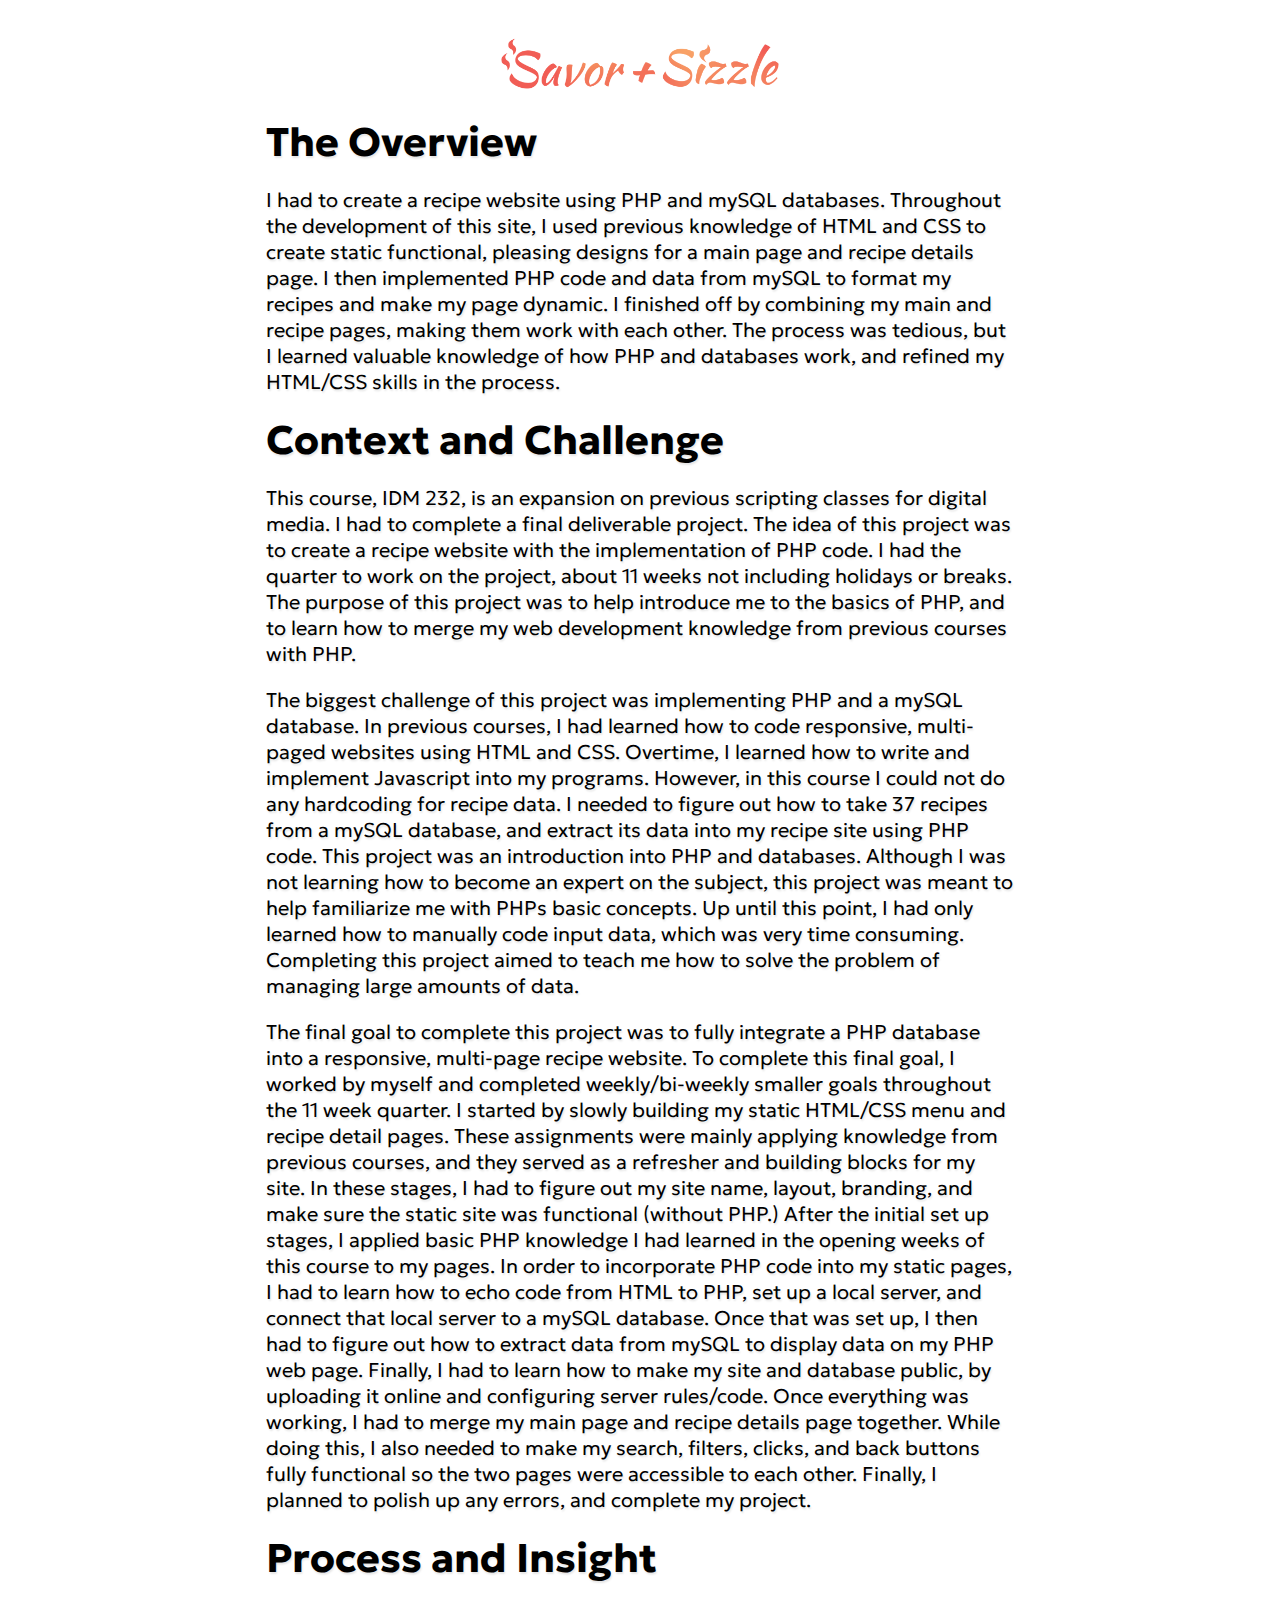
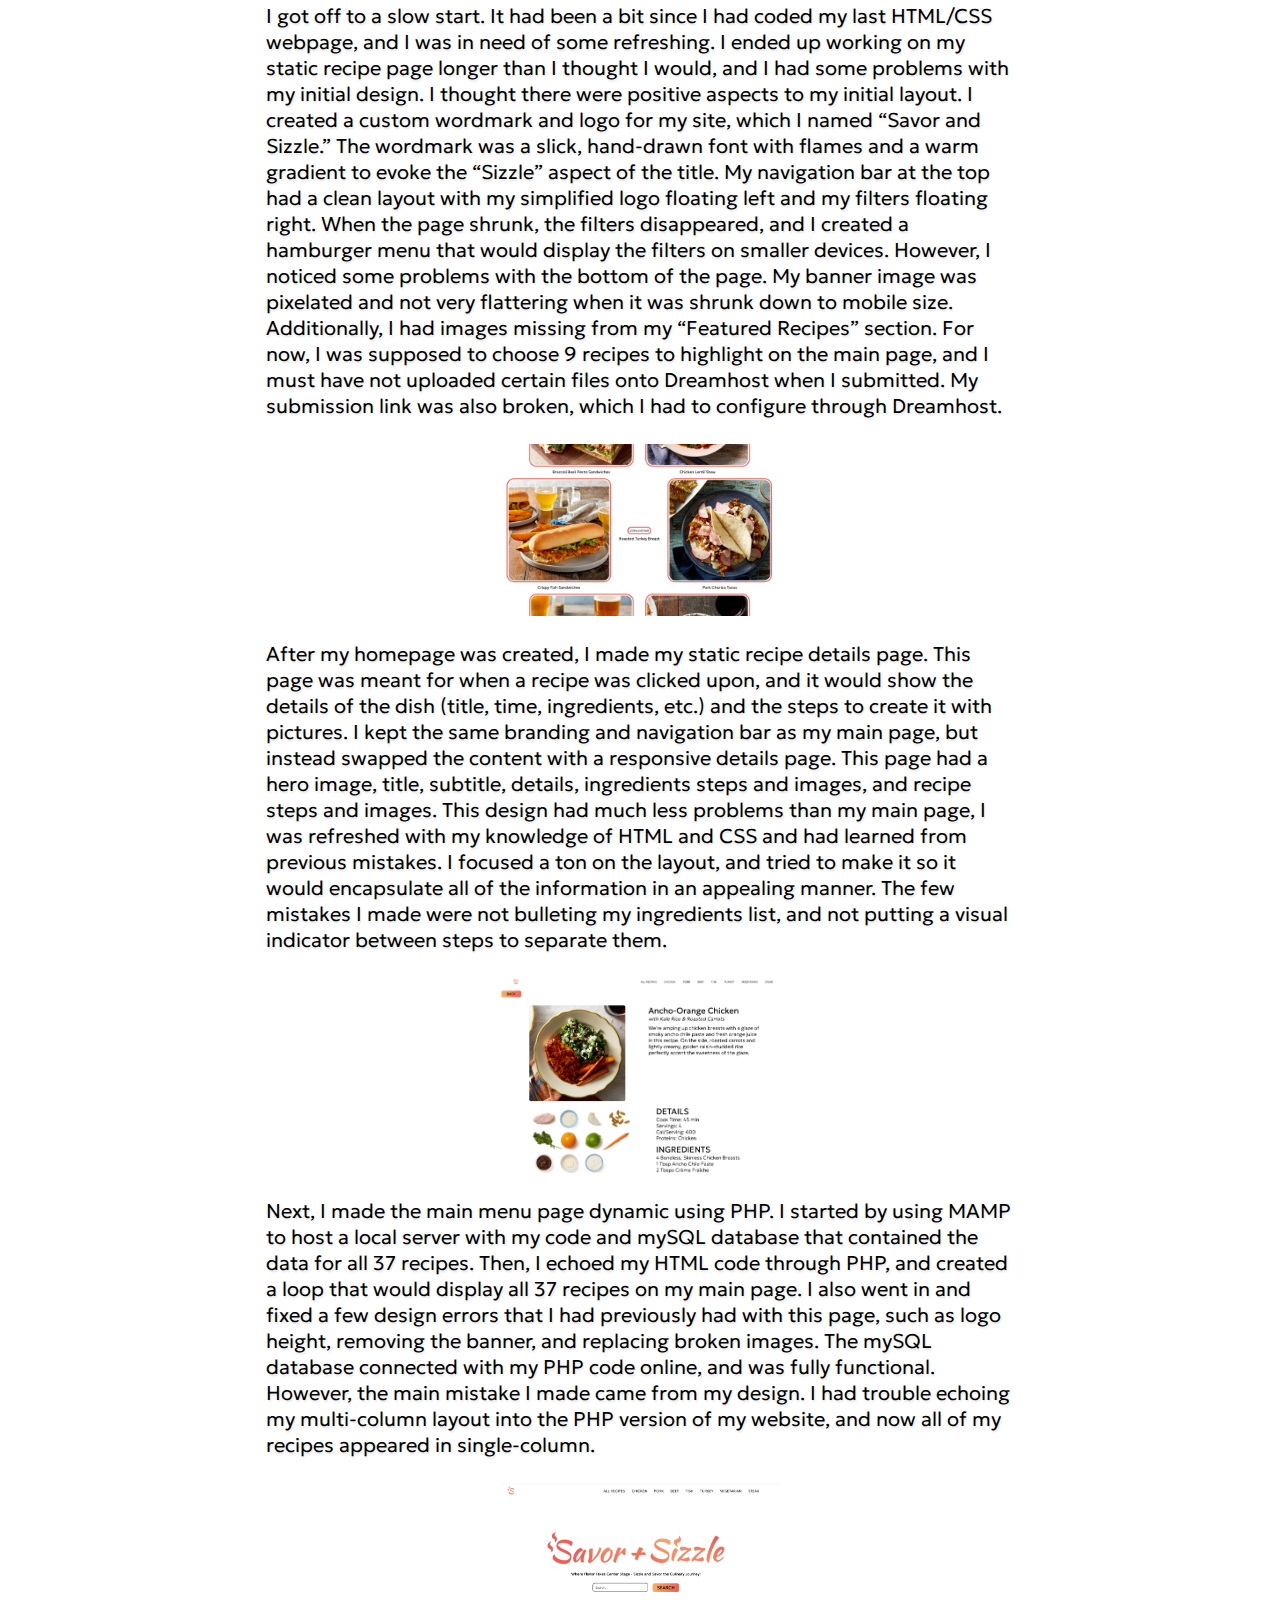
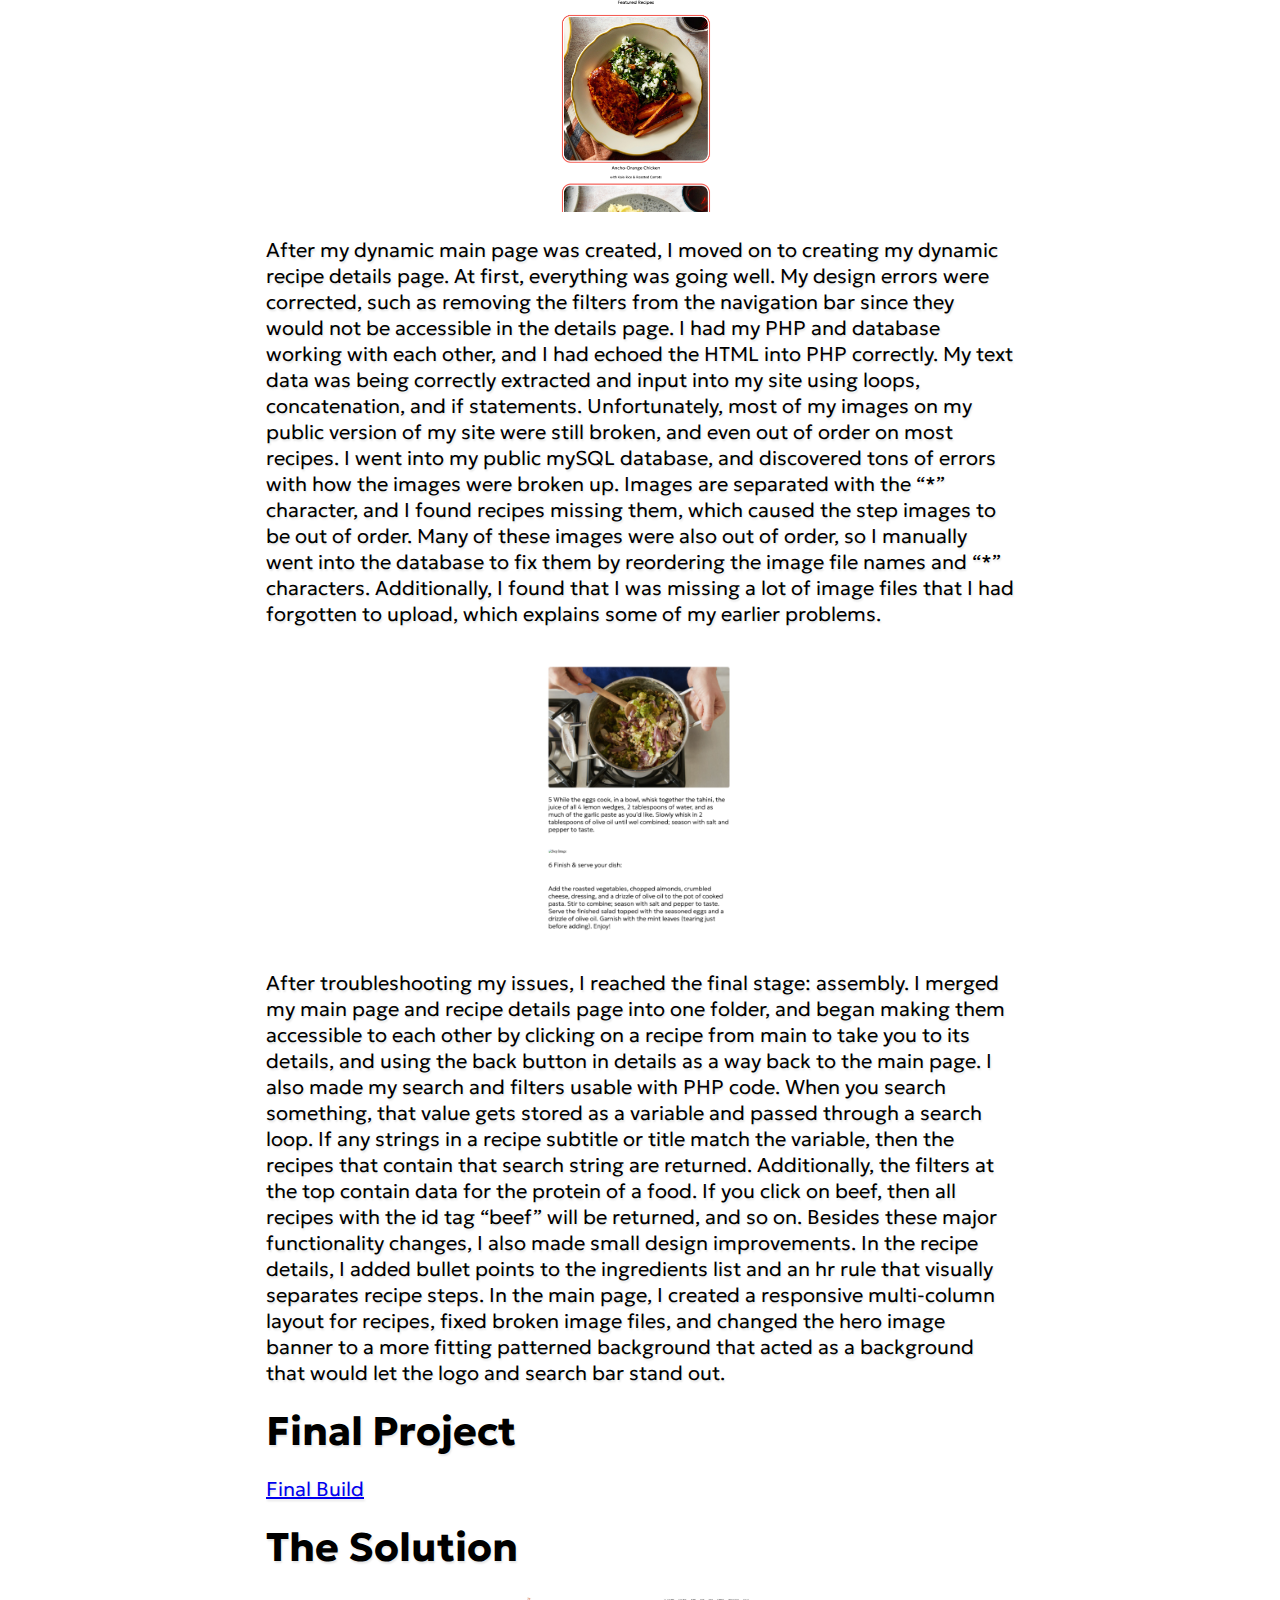
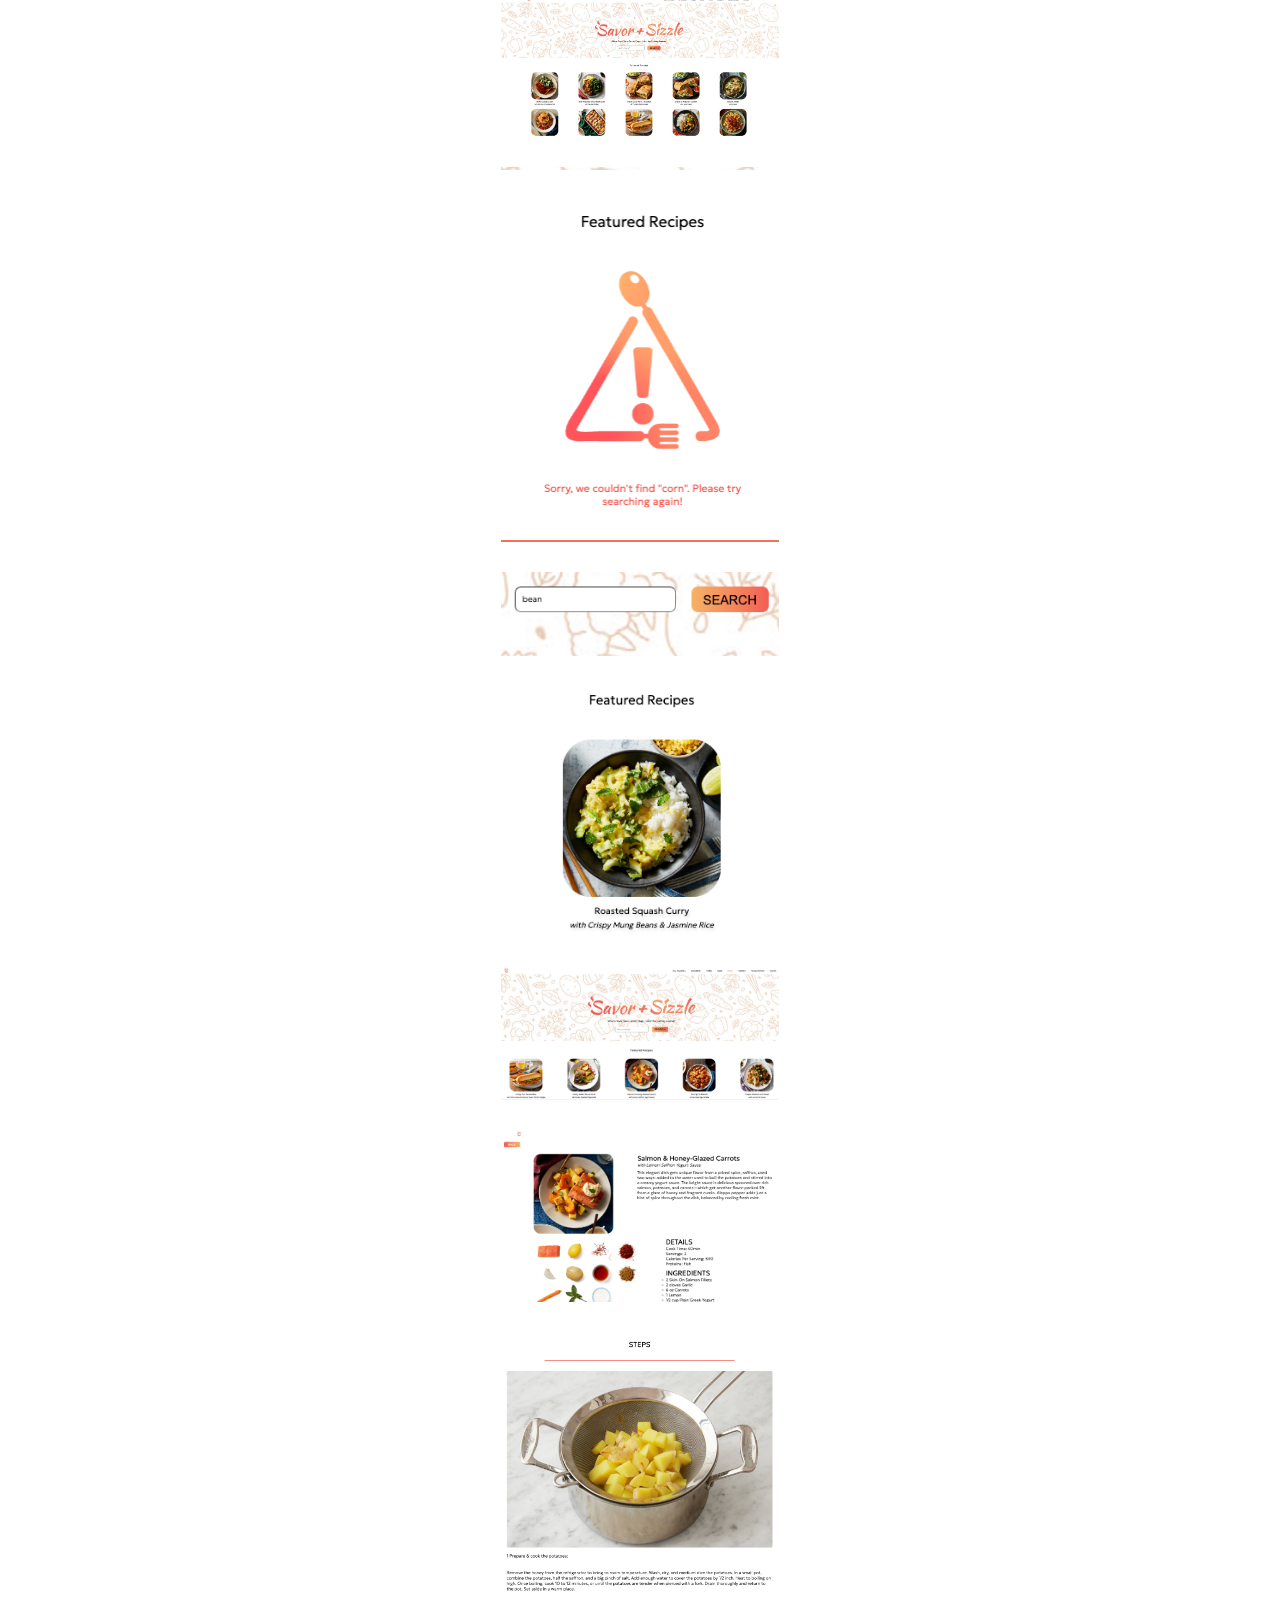
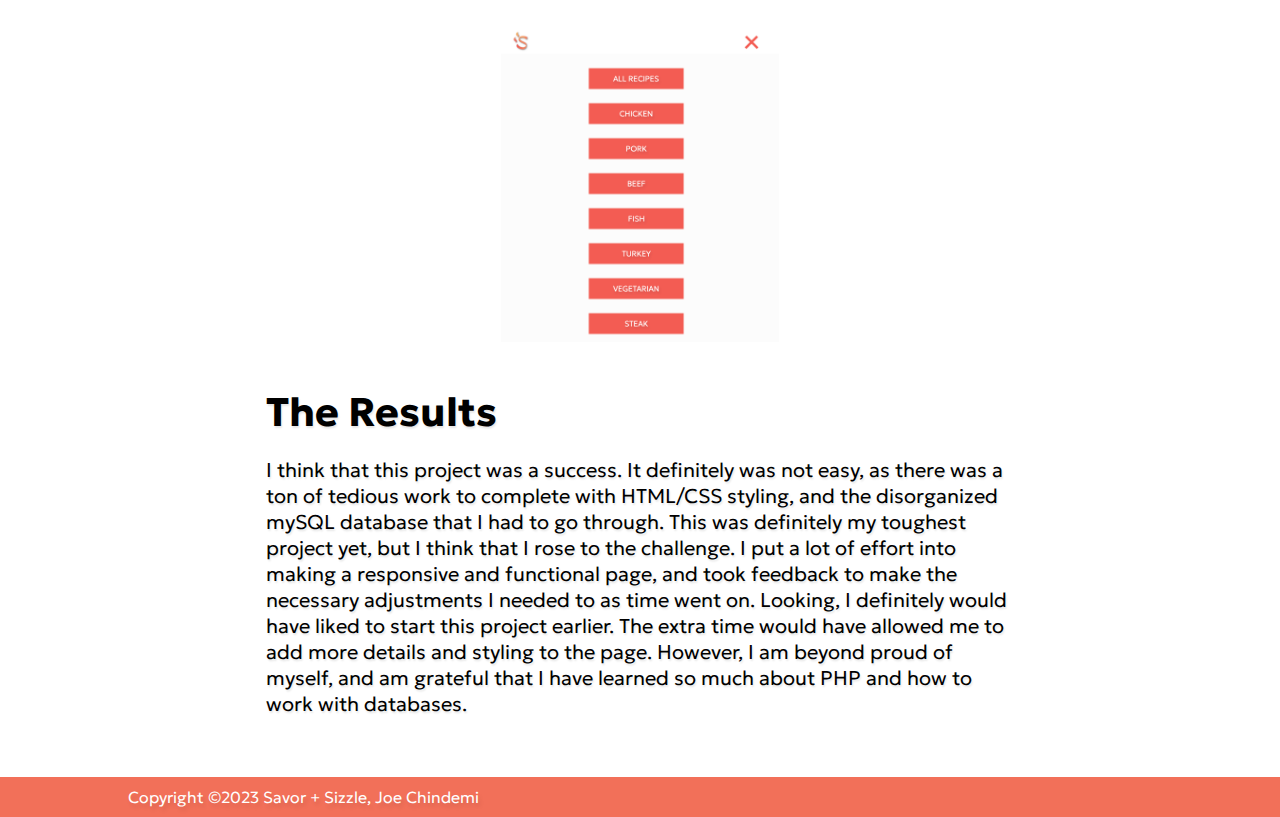
<file: casestudy/index.html>
<!DOCTYPE html>
<html>

<head>
    <meta charset="utf-8">
    <meta http-equiv="X-UA-Compatible" content="IE=edge">
    <title>Joe Chindemi IDM 232 Case Study</title>
    <meta name="description" content="">
    <link rel="stylesheet" href="styles.css">
    <html lang="en">
    <meta name="viewport" content="width=device-width, initial-scale=1">
    <link href="https://fonts.googleapis.com/css2?family=Geologica:wght@300&family=Nova+Script&display=swap" rel="stylesheet">
    <link href="https://fonts.googleapis.com/css2?family=Geologica:wght@200;300&family=Nova+Script&display=swap" rel="stylesheet">
    <link rel="icon" type="image/x-icon" href="./images/smallBannerLogo.png">

</head>

<body>
    <div class="content">
    <img class = "heroImg" src="./images/longBannerLogo.png" alt="Hero IMG"></img>
    <h1>The Overview</h1>
        <p>I had to create a recipe website using PHP and mySQL databases.  Throughout the development of this site, I used previous knowledge of HTML and CSS to create static functional, pleasing designs for a main page and recipe details page.  I then implemented PHP code and data from mySQL to format my recipes and make my page dynamic.  I finished off by combining my main and recipe pages, making them work with each other.  The process was tedious, but I learned valuable knowledge of how PHP and databases work, and refined my HTML/CSS skills in the process.</p>
        <h1>Context and Challenge</h1>
        <p>This course, IDM 232, is an expansion on previous scripting classes for digital media.  I had to complete a final deliverable project.  The idea of this project was to create a recipe website with the implementation of PHP code.  I had the quarter to work on the project, about 11 weeks not including holidays or breaks.  The purpose of this project was to help introduce me to the basics of PHP, and to learn how to merge my web development knowledge from previous courses with PHP. </p>
        <p>The biggest challenge of this project was implementing PHP and a mySQL database.  In previous courses, I had learned how to code responsive, multi-paged websites using HTML and CSS.  Overtime, I learned how to write and implement Javascript into my programs.  However, in this course I could not do any hardcoding for recipe data.  I needed to figure out how to take 37 recipes from a mySQL database, and extract its data into my recipe site using PHP code.  This project was an introduction into PHP and databases.  Although I was not learning how to become an expert on the subject, this project was meant to help familiarize me with PHPs basic concepts.  Up until this point, I had only learned how to manually code input data, which was very time consuming.  Completing this project aimed to teach me how to solve the problem of managing large amounts of data.</p>
        <p>The final goal to complete this project was to fully integrate a PHP database into a responsive, multi-page recipe website.  To complete this final goal, I worked by myself and completed weekly/bi-weekly smaller goals throughout the 11 week quarter.  I started by slowly building my static HTML/CSS menu and recipe detail pages.  These assignments were mainly applying knowledge from previous courses, and they served as a refresher and building blocks for my site.  In these stages, I had to figure out my site name, layout, branding, and make sure the static site was functional (without PHP.)  After the initial set up stages, I applied basic PHP knowledge I had learned in the opening weeks of this course to my pages.  In order to incorporate PHP code into my static pages, I had to learn how to echo code from HTML to PHP, set up a local server, and connect that local server to a mySQL database.  Once that was set up, I then had to figure out how to extract data from mySQL to display data on my PHP web page.  Finally, I had to learn how to make my site and database public, by uploading it online and configuring server rules/code.  Once everything was working, I had to merge my main page and recipe details page together.  While doing this, I also needed to make my search, filters, clicks, and back buttons fully functional so the two pages were accessible to each other.  Finally, I planned to polish up any errors, and complete my project.
        </p>
        <h1>Process and Insight</h1>
        <p>I got off to a slow start.  It had been a bit since I had coded my last HTML/CSS webpage, and I was in need of some refreshing.  I ended up working on my static recipe page longer than I thought I would, and I had some problems with my initial design.  I thought there were positive aspects to my initial layout.  I created a custom wordmark and logo for my site, which I named “Savor and Sizzle.”  The wordmark was a slick, hand-drawn font with flames and a warm gradient to evoke the “Sizzle” aspect of the title.  My navigation bar at the top had a clean layout with my simplified logo floating left and my filters floating right.  When the page shrunk, the filters disappeared, and I created a hamburger menu that would display the filters on smaller devices.  However, I noticed some problems with the bottom of the page.  My banner image was pixelated and not very flattering when it was shrunk down to mobile size.  Additionally, I had images missing from my “Featured Recipes” section.  For now, I was supposed to choose 9 recipes to highlight on the main page, and I must have not uploaded certain files onto Dreamhost when I submitted.  My submission link was also broken, which I had to configure through Dreamhost.</p>
        <img src="./images/232_step1.jpg" alt="Step 1"></img>
        <p>After my homepage was created, I made my static recipe details page.  This page was meant for when a recipe was clicked upon, and it would show the details of the dish (title, time, ingredients, etc.) and the steps to create it with pictures.  I kept the same branding and navigation bar as my main page, but instead swapped the content with a responsive details page.  This page had a hero image, title, subtitle, details, ingredients steps and images, and recipe steps and images.  This design had much less problems than my main page, I was refreshed with my knowledge of HTML and CSS and had learned from previous mistakes.  I focused a ton on the layout, and tried to make it so it would encapsulate all of the information in an appealing manner.  The few mistakes I made were not bulleting my ingredients list, and not putting a visual indicator between steps to separate them.</p>
        <img src="./images/232_step2.png" alt="Step 2"></img>
        <p>Next, I made the main menu page dynamic using PHP.  I started by using MAMP to host a local server with my code and mySQL database that contained the data for all 37 recipes.  Then, I echoed my HTML code through PHP, and created a loop that would display all 37 recipes on my main page.  I also went in and fixed a few design errors that I had previously had with this page, such as logo height, removing the banner, and replacing broken images.  The mySQL database connected with my PHP code online, and was fully functional.  However, the main mistake I made came from my design.  I had trouble echoing my multi-column layout into the PHP version of my website, and now all of my recipes appeared in single-column.</p>
        <img src="./images/232_step3.png" alt="Step 3"></img>
        <p>After my dynamic main page was created, I moved on to creating my dynamic recipe details page.  At first, everything was going well.  My design errors were corrected, such as removing the filters from the navigation bar since they would not be accessible in the details page.  I had my PHP and database working with each other, and I had echoed the HTML into PHP correctly.  My text data was being correctly extracted and input into my site using loops, concatenation, and if statements.  Unfortunately, most of my images on my public version of my site were still broken, and even out of order on most recipes.  I went into my public mySQL database, and discovered tons of errors with how the images were broken up.  Images are separated with the “*” character, and I found recipes missing them, which caused the step images to be out of order.  Many of these images were also out of order, so I manually went into the database to fix them by reordering the image file names and “*” characters.  Additionally, I found that I was missing a lot of image files that I had forgotten to upload, which explains some of my earlier problems.</p>
        <img src="./images/232_step4.png" alt="Step 4"></img>
        <p>After troubleshooting my issues, I reached the final stage: assembly.  I merged my main page and recipe details page into one folder, and began making them accessible to each other by clicking on a recipe from main to take you to its details, and using the back button in details as a way back to the main page.  I also made my search and filters usable with PHP code.  When you search something, that value gets stored as a variable and passed through a search loop.  If any strings in a recipe subtitle or title match the variable, then the recipes that contain that search string are returned.  Additionally, the filters at the top contain data for the protein of a food.  If you click on beef, then all recipes with the id tag “beef” will be returned, and so on.  Besides these major functionality changes, I also made small design improvements.  In the recipe details, I added bullet points to the ingredients list and an hr rule that visually separates recipe steps.  In the main page, I created a responsive multi-column layout for recipes, fixed broken image files, and changed the hero image banner to a more fitting patterned background that acted as a background that would let the logo and search bar stand out.</p>
        <h1>Final Project</h1>
        <p><a href="http://www.joechindemi.com/idm232/final/index.php" target="_blank" rel="noopener noreferrer">Final Build</a></p>
        <h1>The Solution</h1>
        <img src="./images/sol1.jpg" alt="Solution 1"></img>
        <img src="./images/sol2.png" alt="Solution 2"></img>
        <img src="./images/sol3.png" alt="Solution 3"></img>
        <img src="./images/sol4.jpg" alt="Solution 4"></img>
        <img src="./images/sol5.png" alt="Solution 5"></img>
        <img src="./images/sol6.png" alt="Solution 6"></img>
        <img src="./images/sol7.png" alt="Solution 7"></img>
        <p></p>
        <h1>The Results</h1>
        <p>I think that this project was a success.  It definitely was not easy, as there was a ton of tedious work to complete with HTML/CSS styling, and the disorganized mySQL database that I had to go through.  This was definitely my toughest project yet, but I think that I rose to the challenge.  I put a lot of effort into making a responsive and functional page, and took feedback to make the necessary adjustments I needed to as time went on.  Looking, I definitely would have liked to start this project earlier.  The extra time would have allowed me to add more details and styling to the page.  However, I am beyond proud of myself, and am grateful that I have learned so much about PHP and how to work with databases.</p>
    </div>



    <footer>
        <p>Copyright  &copy;2023 Savor + Sizzle, Joe Chindemi</p>
    </footer>
</body>

</html>
</file>
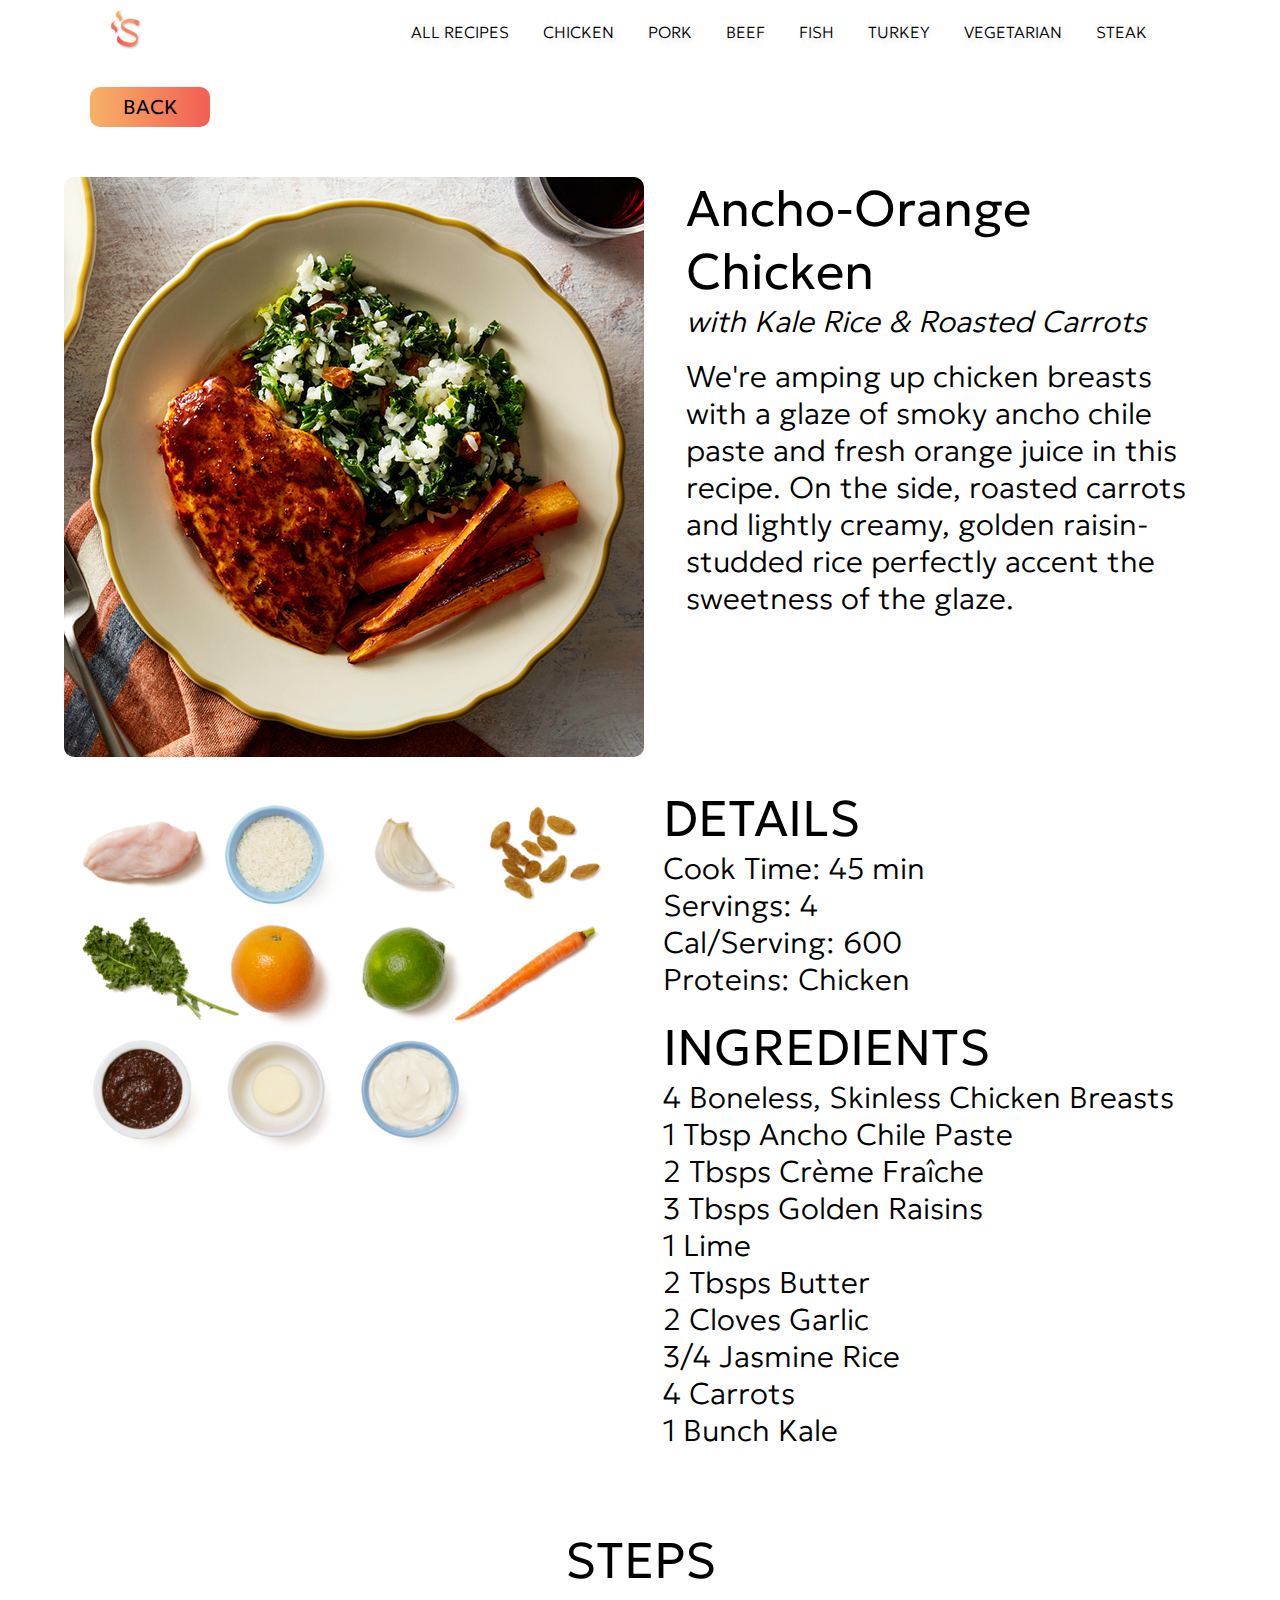
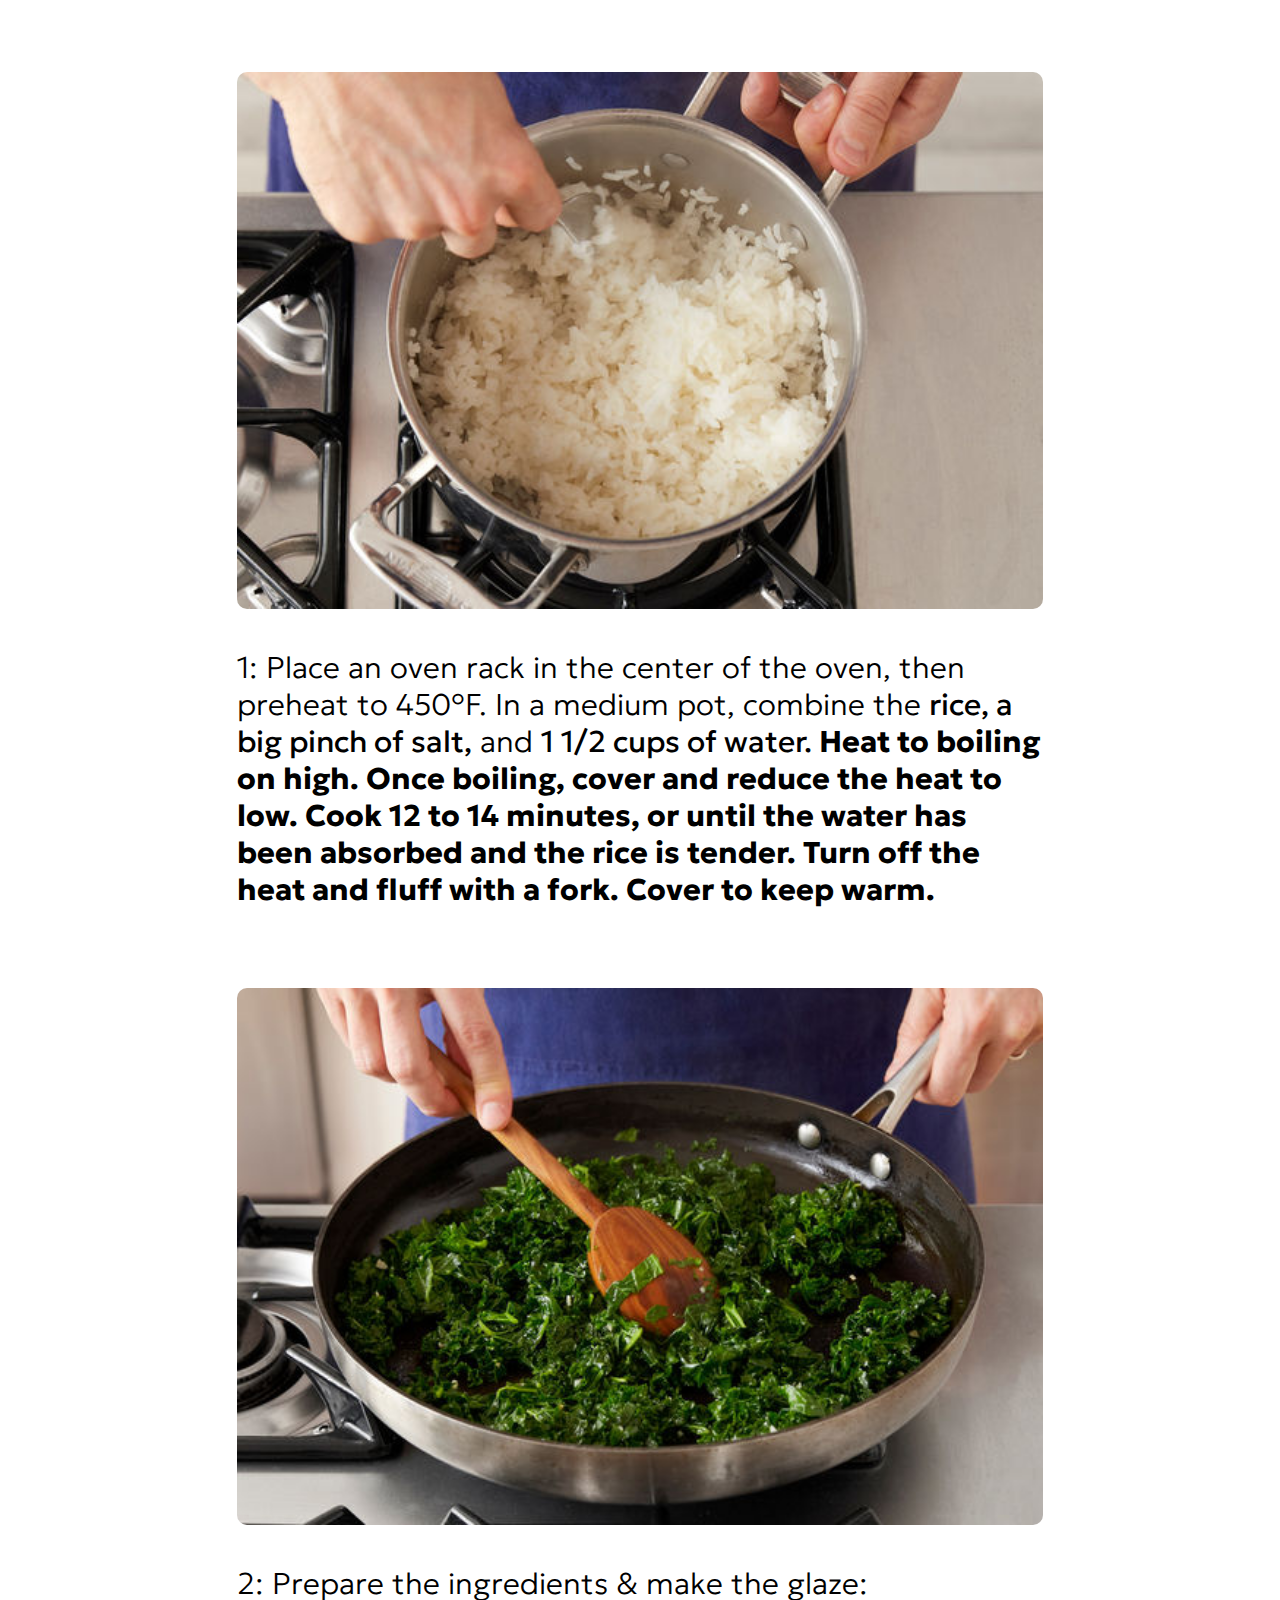
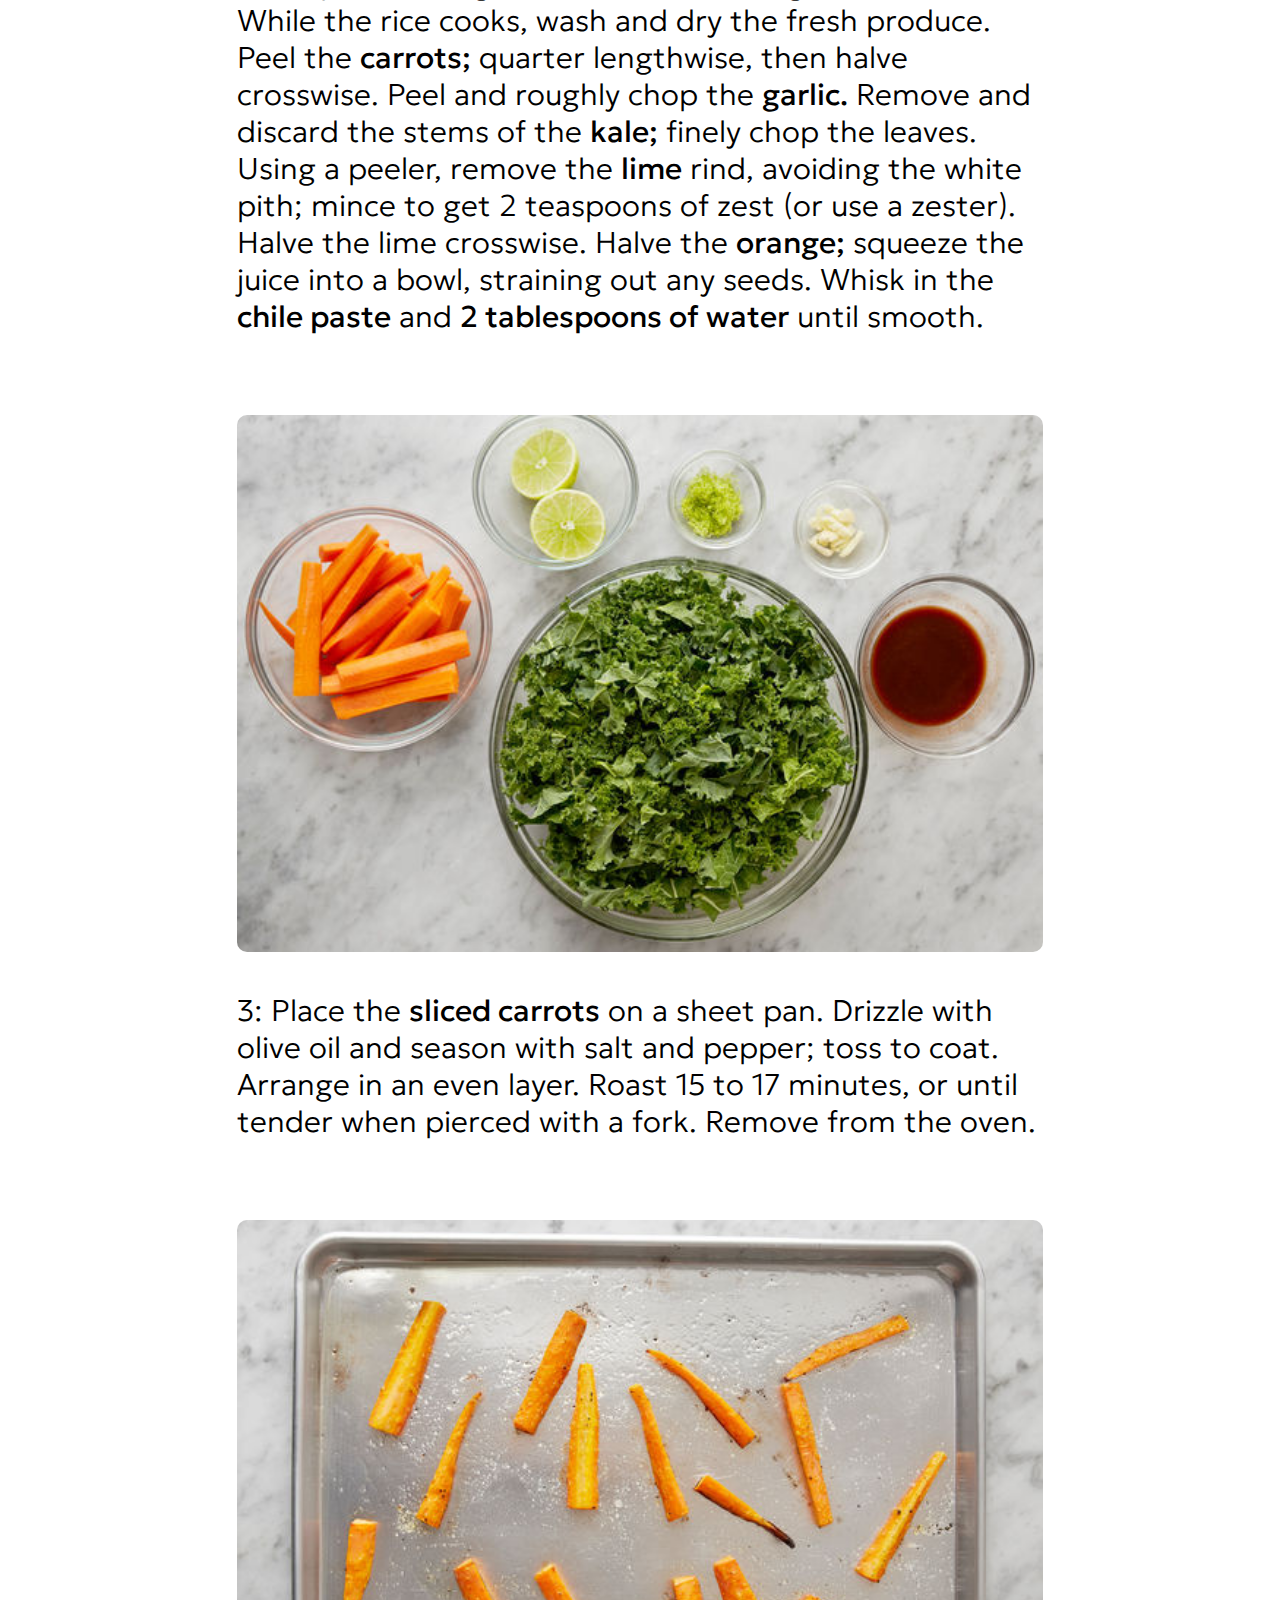
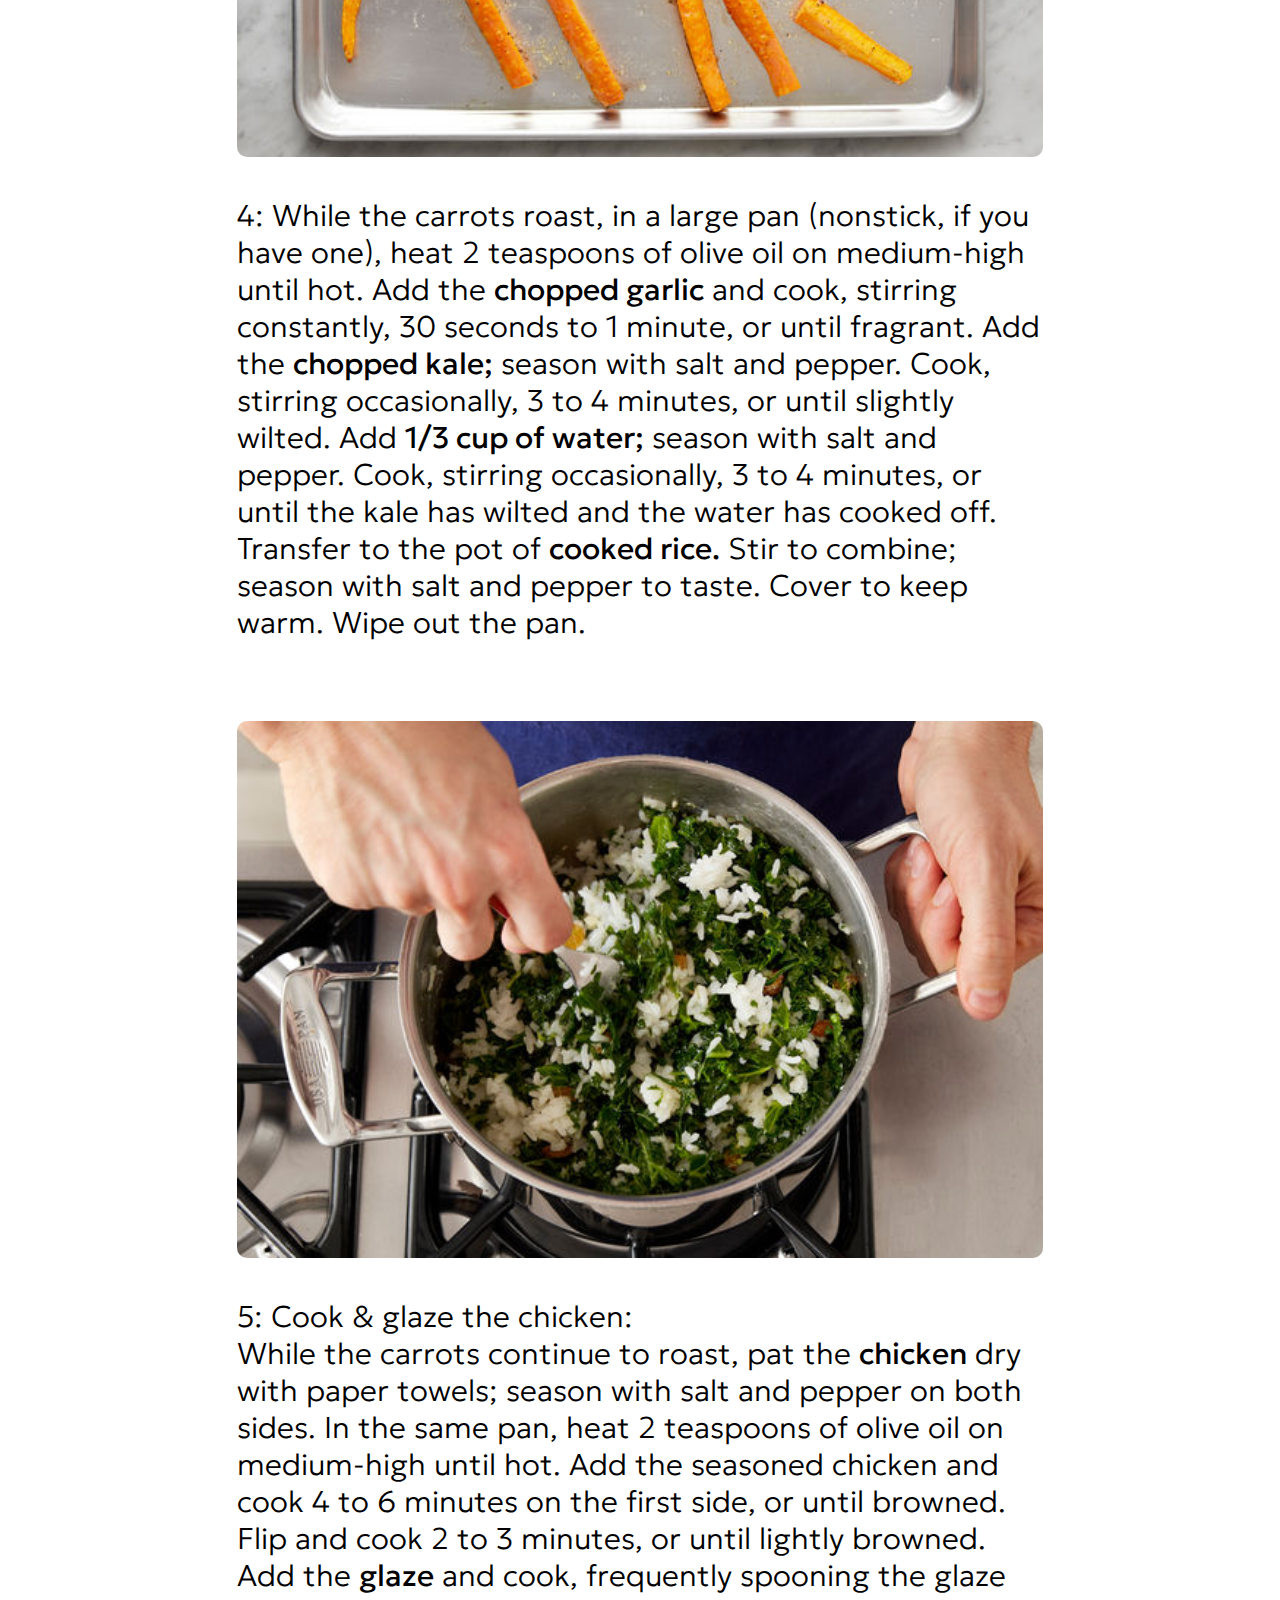
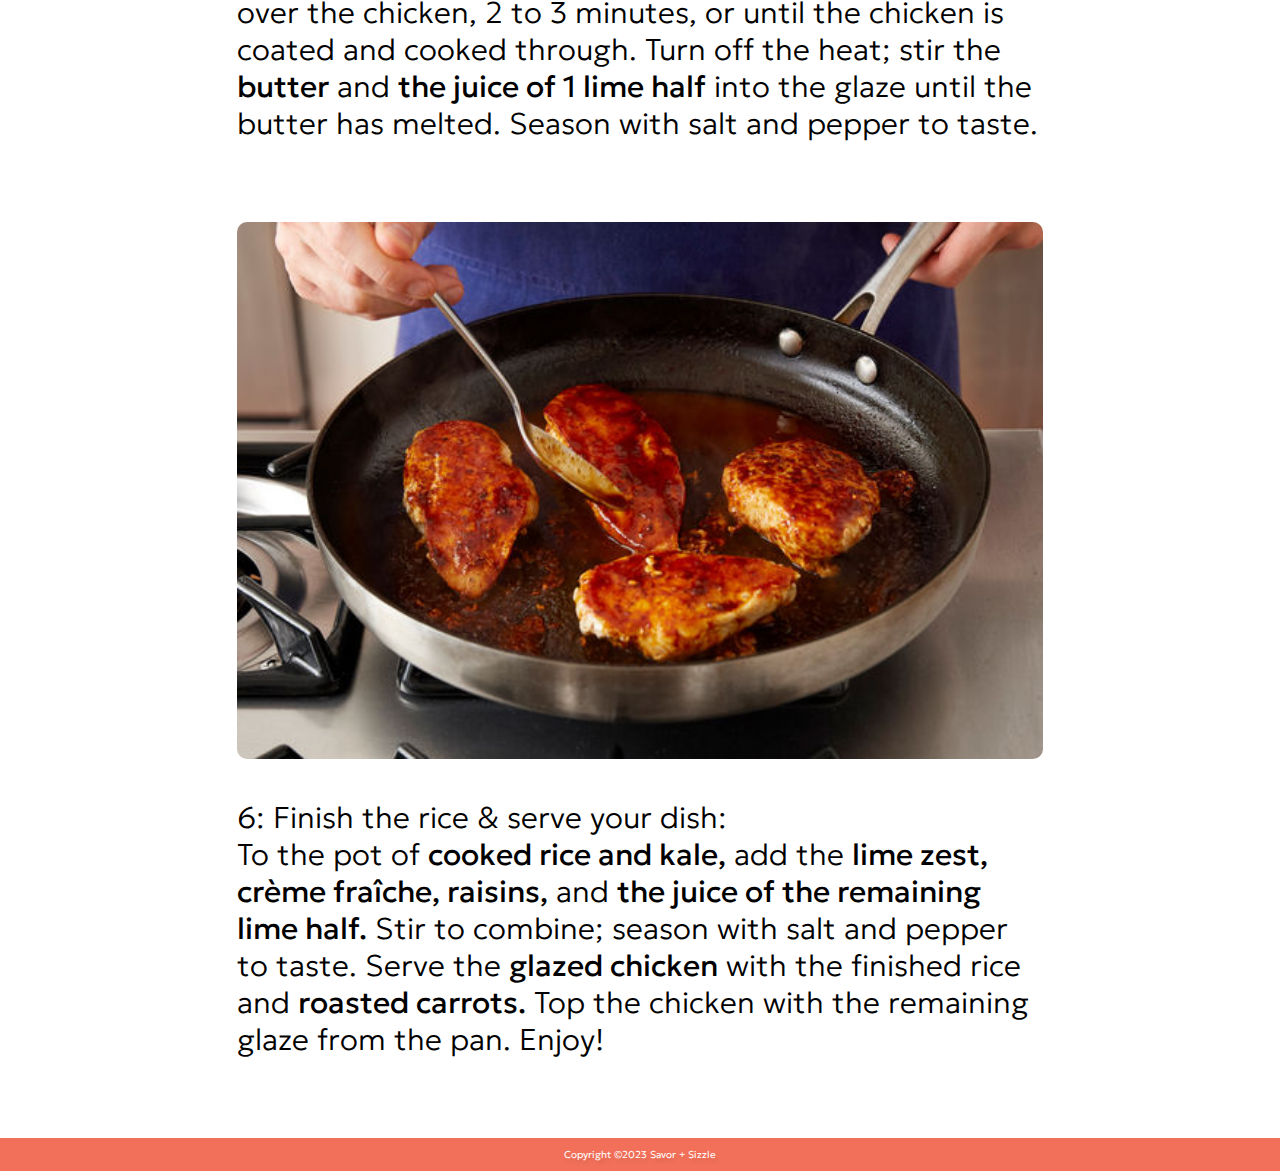
<file: hwk03/index.html>
<!DOCTYPE html>
<html>

<head>
    <meta charset="utf-8">
    <meta http-equiv="X-UA-Compatible" content="IE=edge">
    <title>Recipe Details Page</title>
    <meta name="description" content="">
    <link rel="stylesheet" href="styles.css">
    <html lang="en">
    <meta name="viewport" content="width=device-width, initial-scale=1">
    <link href="https://fonts.googleapis.com/css2?family=Geologica:wght@300&family=Nova+Script&display=swap" rel="stylesheet">
    <link href="https://fonts.googleapis.com/css2?family=Geologica:wght@200;300&family=Nova+Script&display=swap" rel="stylesheet">
    <link rel="icon" type="image/x-icon" href="./images/smallBannerLogo.png">

</head>

<body>
    <header>
        <img class="logo" src="./images/smallBannerLogo.png" alt="logo">
        <nav class="sample">
            <ul class="nav_links">
                <li><a href="#">ALL RECIPES</a></li>
                <li><a href="#">CHICKEN</a></li>
                <li><a href="#">PORK</a></li>
                <li><a href="#">BEEF</a></li>
                <li><a href="#">FISH</a></li>
                <li><a href="#">TURKEY</a></li>
                <li><a href="#">VEGETARIAN</a></li>
                <li><a href="#">STEAK</a></li>
            </ul>
        </nav>
        <button class="hamburger">
            <div class="bar"></div>
        </button>
    </header>
    <nav class="mobile-nav">
            <a href="#">ALL RECIPES</a>
            <a href="#">CHICKEN</a>
            <a href="#">PORK</a>
            <a href="#">BEEF</a>
            <a href="#">FISH</a>
            <a href="#">TURKEY</a>
            <a href="#">VEGETARIAN</a>
            <a href="#">STEAK</a>
    </nav>
    <div class="buttonDiv">
        <button class="goBack">BACK</button>
    </div>
    <div class="gridContainer">
        <div class="item-2">
            <img src="./images/9_anchoOrangeChicken.png">
        </div>
        <div class="item-1">
            <h1>Ancho-Orange Chicken</h1>
            <P class="recipeSubhead">with Kale Rice & Roasted Carrots</P>
            <br>
            <p class="recipeCaption">We&apos;re amping up chicken breasts with a glaze of smoky ancho chile paste and fresh orange juice in this recipe. On the side, roasted carrots and lightly creamy, golden raisin-studded rice perfectly accent the sweetness of the glaze.</p>
        </div>
    </div>
    
    <div class="det_ing_img_div">
        <div class="ing_img">
            <img src="./images/0101_ING_FPP_large_feature.png">   
        </div> 
        <div class="det_ing">
            <h1>DETAILS</h1>
            <p>Cook Time: 45 min</p>
            <P>Servings: 4</P>
            <P>Cal/Serving: 600</P>
            <P>Proteins: Chicken</P>
            <br>
            <h1>INGREDIENTS</h1>
            <P>4 Boneless, Skinless Chicken Breasts<br>1 Tbsp Ancho Chile Paste<br>2 Tbsps Crème Fraîche<br>3 Tbsps Golden Raisins<br>1 Lime<br>2 Tbsps Butter<br>2 Cloves Garlic<br>3/4 Jasmine Rice<br>4 Carrots<br>1 Bunch Kale</P>
        </div>
    </div>
    <div class="stepsHeader">
        <H1>STEPS</H1>
    </div>
    <div class="flexContainer">
        <img class="img-step-1" src="./images/0101_FPP_Chicken-Rice_18594_WEB_high_feature.jpg">
        <p class="p-step-1">1: Place an oven rack in the center of the oven, then preheat to 450°F. In a medium pot, combine the <strong>rice, a big pinch of salt,</strong> and <strong>1 1/2 cups of water.<strong> Heat to boiling on high. Once boiling, cover and reduce the heat to low. Cook 12 to 14 minutes, or until the water has been absorbed and the rice is tender. Turn off the heat and fluff with a fork. Cover to keep warm.</p>
        <img class="img-step-2" src="./images/0101_FPP_Chicken-Rice_18609_WEB_high_feature.jpg">
        <p class="p-step-2">2: Prepare the ingredients & make the glaze:<br>While the rice cooks, wash and dry the fresh produce. Peel the <strong>carrots;</strong> quarter lengthwise, then halve crosswise. Peel and roughly chop the <strong>garlic.</strong> Remove and discard the stems of the <strong>kale;</strong> finely chop the leaves. Using a peeler, remove the <strong>lime</strong> rind, avoiding the white pith; mince to get 2 teaspoons of zest (or use a zester). Halve the lime crosswise. Halve the <strong>orange;</strong> squeeze the juice into a bowl, straining out any seeds. Whisk in the <strong>chile paste</strong> and <strong>2 tablespoons of water</strong> until smooth. </p>
        <img class="img-step-3" src="./images/0101_FPP_Chicken-Rice_18622_WEB_high_feature.jpg">
        <p class="p-step-3">3: Place the <strong>sliced carrots</strong> on a sheet pan. Drizzle with olive oil and season with salt and pepper; toss to coat. Arrange in an even layer. Roast 15 to 17 minutes, or until tender when pierced with a fork. Remove from the oven.</p>
        <img class="img-step-4" src="./images/0101_FPP_Chicken-Rice_18626_WEB_high_feature.jpg">
        <p class="p-step-4">4: While the carrots roast, in a large pan (nonstick, if you have one), heat 2 teaspoons of olive oil on medium-high until hot. Add the <strong>chopped garlic</strong> and cook, stirring constantly, 30 seconds to 1 minute, or until fragrant. Add the <strong>chopped kale;</strong> season with salt and pepper. Cook, stirring occasionally, 3 to 4 minutes, or until slightly wilted. Add <strong>1/3 cup of water;</strong> season with salt and pepper. Cook, stirring occasionally, 3 to 4 minutes, or until the kale has wilted and the water has cooked off. Transfer to the pot of <strong>cooked rice.</strong> Stir to combine; season with salt and pepper to taste. Cover to keep warm. Wipe out the pan.</p>
        <img class="img-step-5" src="./images/0101_FPP_Chicken-Rice_18630_WEB_high_feature.jpg">
        <p class="p-step-5">5: Cook & glaze the chicken:<br>While the carrots continue to roast, pat the <strong>chicken</strong> dry with paper towels; season with salt and pepper on both sides. In the same pan, heat 2 teaspoons of olive oil on medium-high until hot. Add the seasoned chicken and cook 4 to 6 minutes on the first side, or until browned. Flip and cook 2 to 3 minutes, or until lightly browned. Add the <strong>glaze</strong> and cook, frequently spooning the glaze over the chicken, 2 to 3 minutes, or until the chicken is coated and cooked through. Turn off the heat; stir the <strong>butter</strong> and <strong>the juice of 1 lime half</strong> into the glaze until the butter has melted. Season with salt and pepper to taste.</p>
        <img class="img-step-6" src="./images/0101_FPP_Chicken-Rice_18639_WEB_high_feature.jpg">
        <p class="p-step-6">6: Finish the rice & serve your dish:<br>To the pot of <strong>cooked rice and kale,</strong> add the <strong>lime zest, crème fraîche, raisins,</strong> and <strong>the juice of the remaining lime half.</strong> Stir to combine; season with salt and pepper to taste. Serve the <strong>glazed chicken</strong> with the finished rice and <strong>roasted carrots.</strong> Top the chicken with the remaining glaze from the pan. Enjoy!</p>
    </div>
    <footer>
        <p>Copyright  &copy;2023 Savor + Sizzle</p>
    </footer>
    <script src="script.js"></script>
</body>

</html>
</file>
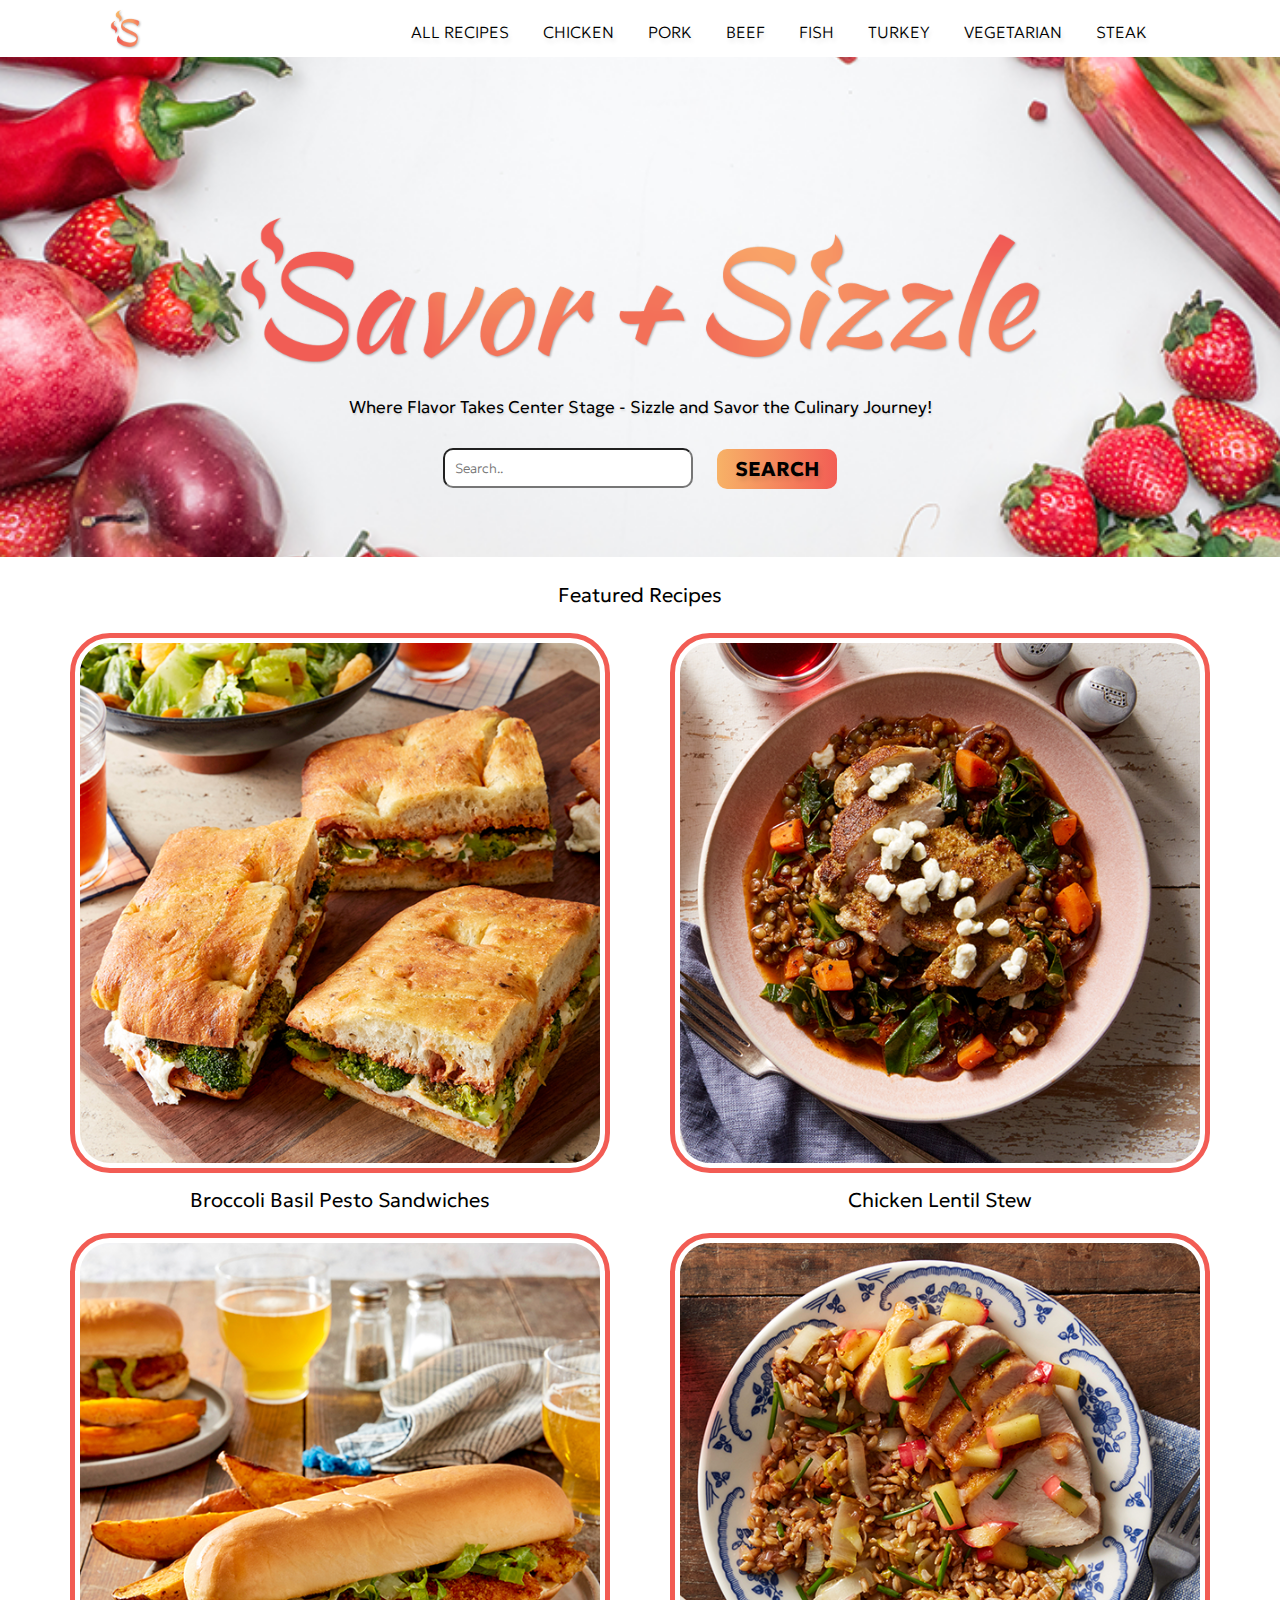
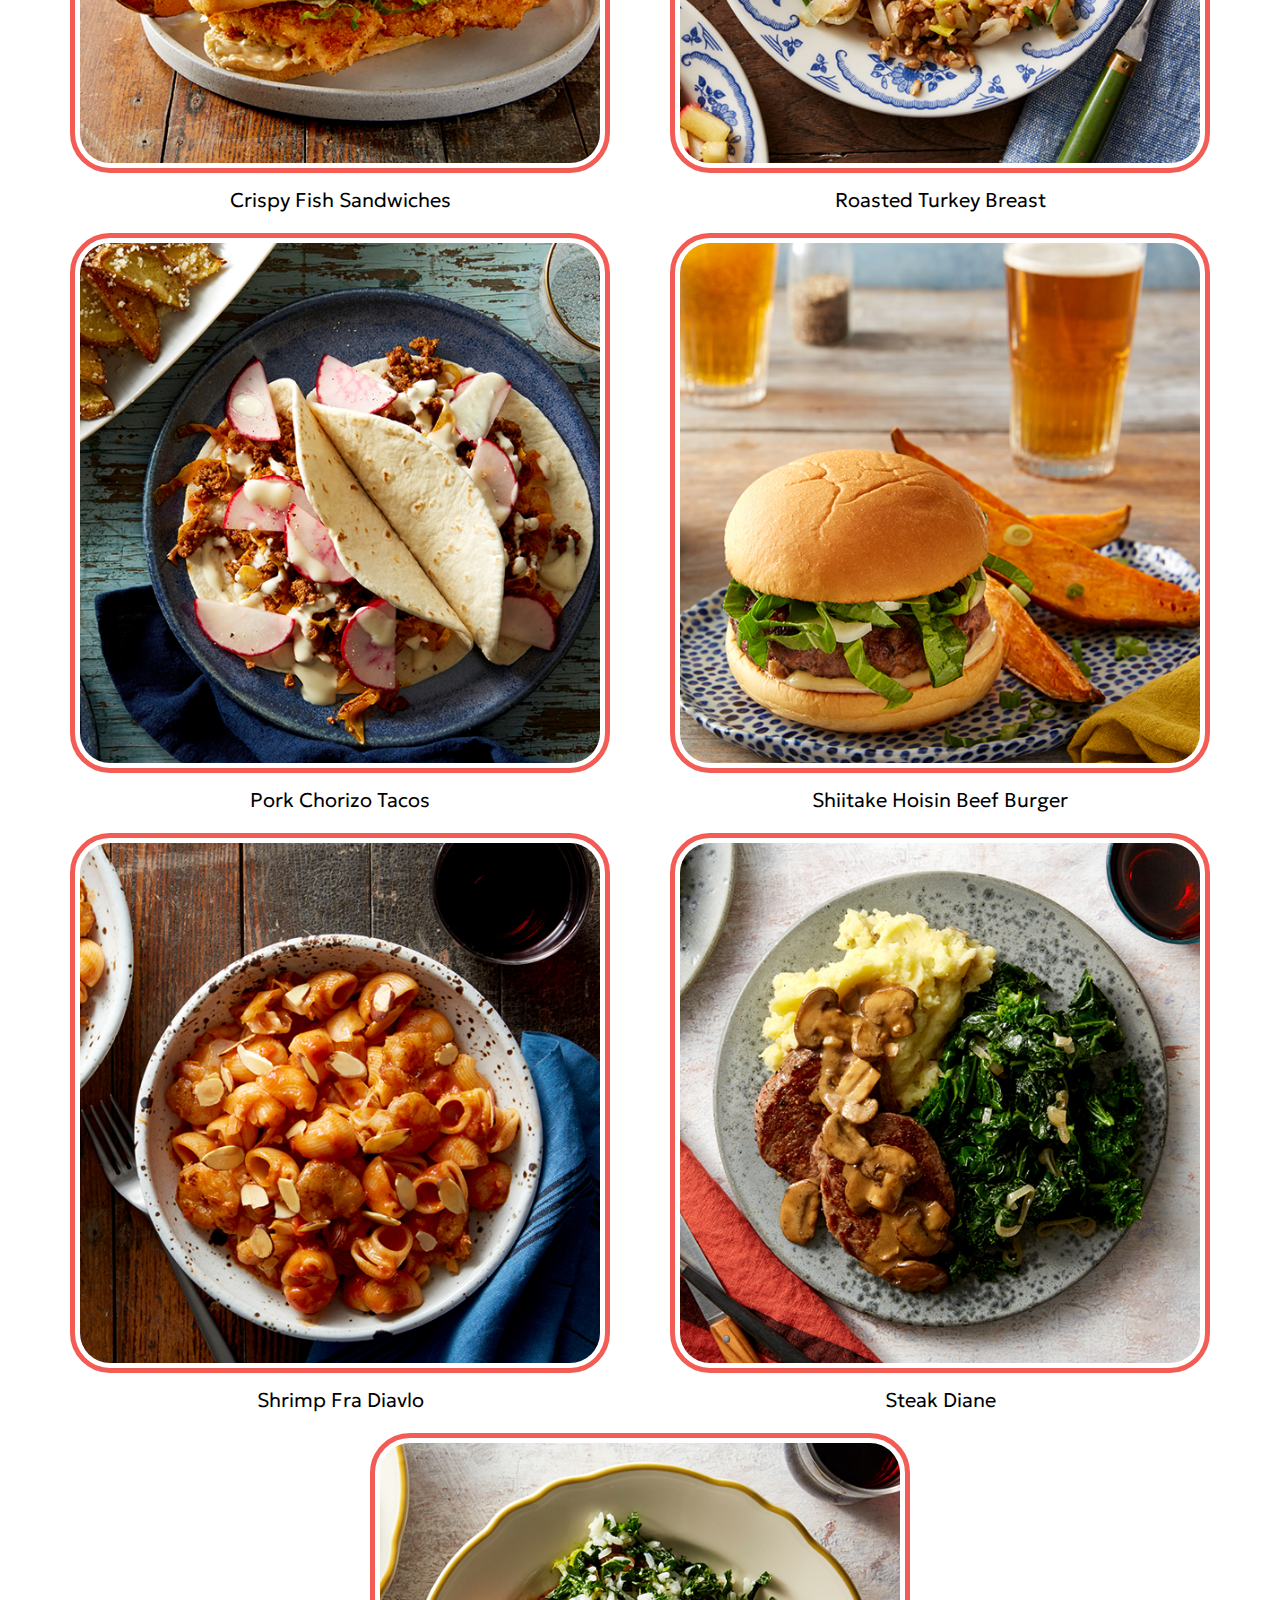
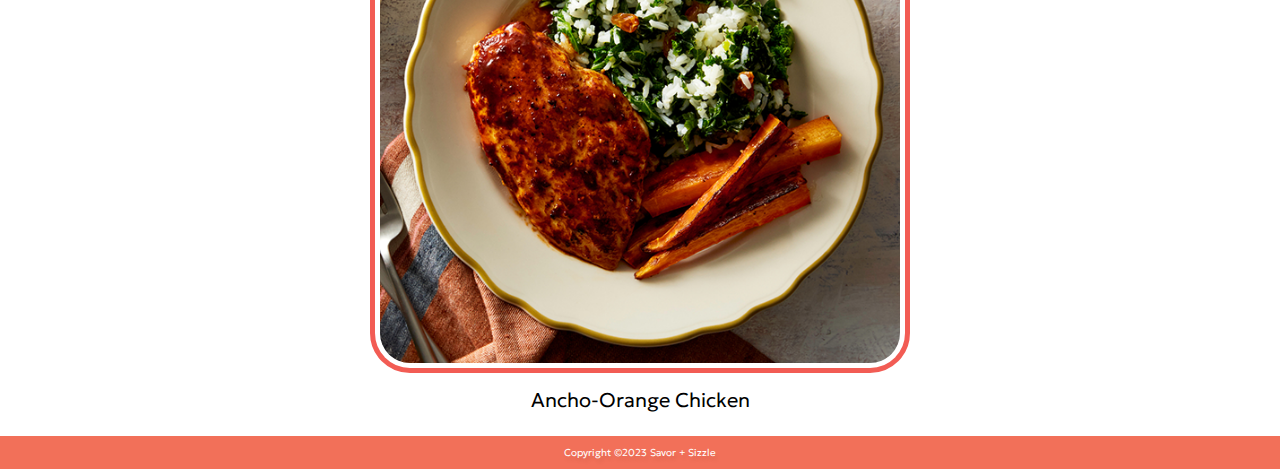
<file: hwk01/hwk01.html>
<!DOCTYPE html>
<html>

<head>
    <meta charset="utf-8">
    <meta http-equiv="X-UA-Compatible" content="IE=edge">
    <title>Recipe Project</title>
    <meta name="description" content="">
    <link rel="stylesheet" href="hwk01.css">
    <html lang="en">
    <meta name="viewport" content="width=device-width, initial-scale=1">
    <link href="https://fonts.googleapis.com/css2?family=Geologica:wght@300&family=Nova+Script&display=swap" rel="stylesheet">
    <link href="https://fonts.googleapis.com/css2?family=Geologica:wght@200;300&family=Nova+Script&display=swap" rel="stylesheet">

</head>

<body>
    <header>
        <img class="logo" src="./hwk01 images/smallBannerLogo.png" alt="logo">
        <nav class="sample">
            <ul class="nav_links">
                <li><a href="#">ALL RECIPES</a></li>
                <li><a href="#">CHICKEN</a></li>
                <li><a href="#">PORK</a></li>
                <li><a href="#">BEEF</a></li>
                <li><a href="#">FISH</a></li>
                <li><a href="#">TURKEY</a></li>
                <li><a href="#">VEGETARIAN</a></li>
                <li><a href="#">STEAK</a></li>
            </ul>
        </nav>
        <button class="hamburger">
            <div class="bar"></div>
        </button>
    </header>
    <nav class="mobile-nav">
            <a href="#">ALL RECIPES</a>
            <a href="#">CHICKEN</a>
            <a href="#">PORK</a>
            <a href="#">BEEF</a>
            <a href="#">FISH</a>
            <a href="#">TURKEY</a>
            <a href="#">VEGETARIAN</a>
            <a href="#">STEAK</a>
    </nav>

    <div class="img-container">
        <div class="inner-container">
            <img class="heroImg" src="./hwk01 images/longBannerLogo.png" alt="header logo">
           <!-- <p class="heroTitle">SAVOR AND SIZZLE</p> -->
            <p class="heroSubtitle">Where Flavor Takes Center Stage &dash; Sizzle and Savor the Culinary Journey!</p>
            <input type="text" placeholder="Search..">
            <a class="btn" href="#">SEARCH</a>
        </div>
    </div>
    <p class="thumbnailHeader">Featured Recipes</p>
    <div class="thumbnailContainer">
        <div>
            <img src="./hwk01 images/1_BroccoliBasilPesto.png" alt="broccoli basil">
            <figcaption>Broccoli Basil Pesto Sandwiches</figcaption>
        </div>
        <div class="02">
            <img src="./hwk01 images/2_ChickenLentilStew.png" alt="chicken lentil">
            <figcaption>Chicken Lentil Stew</figcaption>
        </div>
        <div class="03">
            <img src="./hwk01 images/3_crispyFishSandwiches.png" alt="broccoli basil">
            <figcaption>Crispy Fish Sandwiches</figcaption>
        </div>
        <div class="04">
            <img src="./hwk01 images/4_roastedTurkeyBreast.png" alt="broccoli basil">
            <figcaption>Roasted Turkey Breast</figcaption>
        </div>
        <div class="05">
            <img src="./hwk01 images/5_SaucyChorizoTacos.png" alt="broccoli basil">
            <figcaption>Pork Chorizo Tacos</figcaption>
        </div>
        <div class="06">
            <img src="./hwk01 images/6_shiitakeHoisinBurger.png" alt="broccoli basil">
            <figcaption>Shiitake Hoisin Beef Burger</figcaption>
        </div>
        <div class="07">
            <img src="./hwk01 images/7_ShrimpFraDiavlo.png" alt="broccoli basil">
            <figcaption>Shrimp Fra Diavlo</figcaption>
        </div>
        <div class="08">
            <img src="./hwk01 images/8_steakDiane.png" alt="broccoli basil">
            <figcaption>Steak Diane</figcaption>
        </div>
        <div class="09">
            <img src="./hwk01 images/9_anchoOrangeChicken.png" alt="broccoli basil">
            <figcaption>Ancho-Orange Chicken</figcaption>
        </div>
    </div>

    <footer>
        <p>Copyright  &copy;2023 Savor + Sizzle</p>
    </footer>
    <script src="hwk01.js"></script>
</body>

</html>
</file>
<file: casestudy/styles.css>
* {
    box-sizing: border-box;
    margin: 0;
    padding: 0;
}

footer {
    font-family: "Geologica";
    font-weight: 300;
    color: white;
    display: flex;
    align-items: center;
    text-align: center;
    padding: 10px 10%;
    margin: 0 auto;
    margin-top: 50px;
    background-color: #f27059;
    text-shadow: 2px 4px 4px rgba(0, 0, 0, 0.1);
}

.content {
    color: black;
    margin-top: 20px;
    font-size: 20px;
    width: 60%;
    margin-left: auto;
    margin-right: auto;
    text-align: left;
    text-shadow: 1px 2px 2px rgba(0, 0, 0, 0.1);
    font-family: "Geologica";
    font-weight: 300;
    margin-bottom: 30px;
}

.content p,.content h1{
    padding: 10px;
}

.heroImg{
    display: block;
    margin-left: auto;
    margin-right: auto;
    width: 70%;
    padding: 10px;
}

.content img{
    display: block;
    margin-left: auto;
    margin-right: auto;
    width: 40%;
    padding: 15px;
}

@media only screen and (max-width: 800px) {
    .content{
        font-size: 99%;
        width: 90%;
    }
    .content p,.content h1{
        padding: 7px;
    }
    .content img{
        display: block;
        margin-left: auto;
        margin-right: auto;
        width: 90%;
        padding: 15px;
    }
  }
</file>
<file: hwk03/styles.css>
* {
    box-sizing: border-box;
    margin: 0;
    padding: 0;
}

/*NAV BAR*/
li,
a {
    font-family: "Geologica";
    font-weight: 200;
    font-size: 16px;
    color: rgb(0, 0, 0);
    text-shadow: 2px 4px 4px rgba(0, 0, 0, 0.1);
    text-decoration: none;
}

header {
    display: flex;
    justify-content: flex-end;
    align-items: center;
    padding: 10px 10%;
    background-color: #ffffff;
}

.logo {
    width: 34px;
    height: auto;
    cursor: pointer;
    margin-right: auto;
    filter: drop-shadow(1px 1px 1px rgb(0, 0, 0, .3));
}

.nav_links {
    list-style: none;
}

.nav_links li {
    display: inline-block;
    padding: 0px 20px;
    margin-top: 8px;
}

.nav_links li a {
    transition: all 0.3s ease 0s;
}

.nav_links li a:hover {
    color: #f27059;
}

.hamburger {
    position: relative;
    appearance: none;
    display: none;
    width: 35px;
    cursor: pointer;
    color: black;
    height: 35px;
    background: none;
    outline: none;
    border: none;
}

.hamburger .bar,
.hamburger:after,
.hamburger:before {
    content: '';
    display: block;
    width: 100%;
    height: 5px;
    background-color: #f25c54;
    margin: 6px 0px;
    transition: 0.4s;
}

.hamburger.is-active:before {
    transform: rotate(-45deg) translate(-8px, 7px);
}

.hamburger.is-active:after {
    transform: rotate(45deg) translate(-8px, -8px);
}

.hamburger.is-active .bar {
    opacity: 0;
}

.mobile-nav{
    position: fixed;
    display: block;
    top:0;
    left:100%;
    width:100%;
    min-height:100vh;
    z-index:98;
    background-color: rgb(252, 252, 252);
    margin-top:57px;
    transition:0.4s;
}

.mobile-nav a {
    display:block;
    text-align: center;
    width:100%;
    max-width: 200px;
    margin:0 auto 16px;
    padding:12px 16px;
    background-color: #f25c54;
    margin-top: 30px;
    color:white;
    text-decoration: none;
}

.mobile-nav a:hover {
    background-color: #f7b267;
    color:black;
}

.mobile-nav.is-active{
    left:0;
}
/*HERO IMAGE*/
.img-container {
    background-image: url('../hwk01/hwk01\ images/bck6.png');
    background-position: center;
    background-repeat: no-repeat;
    background-size: cover;
    position: relative;
    height: 500px;
}

.inner-container {
    text-align: center;
    position: absolute;
    width: 100%;
    color: #f25c54;
    height: auto;
    margin-top: 100px;
}

.heroImg {
    margin: auto;
    width: 800px;
    max-height: auto;
    filter: drop-shadow(1px 1px 1px rgb(0, 0, 0, .3));
}

.heroTitle {
    font-size: 80px;
    text-align: center;
    text-shadow: 2px 4px 4px rgba(0, 0, 0, 0.6);
}

.heroSubtitle {
    color: black;
    margin-top: 20px;
    font-size: 26px;
    width: 50%;
    margin-left: auto;
    margin-right: auto;
    text-align: center;
    text-shadow: 1px 2px 2px rgba(0, 0, 0, 0.1);
    font-family: "Geologica";
    font-weight: 300;
    margin-bottom: 30px;
}
.buttonDiv{
    margin:auto;
    display: flex;
    justify-content:flex-start;
    align-items:flex-start;
    padding:20px;
    margin-top:10px;
    width:89%;
}
.goBack {
    background-image: linear-gradient(to right, #f7b267 0%, #f25c54 51%, #f7b267 100%);
    background-size: 200%;
    font-size: 20px;
    display: inline-block;
    width: 120px;
    height: 40px;
    font-weight: bold;
    padding: 7px;
    color: black;
    border: 4px solid #fff;
    text-align: center;
    outline: none;
    text-decoration: none;
    transition: background-color 0.2s ease-out, color 0.2s ease-out;
    border-radius: 10px;
    transition: 0.5s;
    border: none;
    vertical-align: middle;
    font-family: "Geologica";
    font-weight: 300;
    text-align: center;
    
}

input {
    font-family: "Geologica";
    font-weight: 200;
    color: rgb(0, 0, 0);
    width: 250px;
    height: 40px;
    border-radius: 10px;
    text-align: left;
    margin-left: auto;
    margin-right: auto;
    padding: 10px;
    margin-right: 20px;
}

.goBack:hover {
    background-position: right center;
    color: white;
    cursor: pointer;
}
/*IMAGES*/
.thumbnailHeader {
    font-size: 50px;
    font-family: "Geologica";
    font-weight: 300;
    text-align: center;
    margin: auto;
    padding: 15px;
    margin-top: 30px;
}

.thumbnailContainer {
    text-align: center;
    margin: 0 auto;
    align-items: center;
    display: flex;
    flex-wrap: wrap;
    justify-content: center;
    width:60%;
}

.thumbnailContainer img {
    width: 50px;
    height: auto;
    border-radius: 40px;
    border: 5px solid #f25c54;
    padding: 5px;
    margin-top: 30px;
}

.thumbnailContainer img:hover {
    border: 5px solid #f7b267;
    cursor: pointer;
    transition: all 0.2s ease 0s;
}

.thumbnailContainer figcaption {
    font-family: "Geologica";
    font-weight: 300;
    text-align: center;
    font-size: 20px;
    padding: 10px;
}


/*GRID*/
/* .gridContainer{
    width:70%;
    height:auto;
    display:grid;
    grid-template-rows: 1fr 1fr 1fr 1fr 1fr;
    grid-template-columns: 1fr 1fr;
 

    margin: 0 auto;
    grid-auto-flow: row;
    grid-gap: 2em 2em;
}
/*
.gridContainer div{
  border-style: solid;
   border-color: blue;
}*/



/*FOOTER*/
footer {
    font-family: "Geologica";
    font-weight: 300;
    color: white;
    display: flex;
    justify-content: flex-end;
    align-items: center;
    padding: 10px 10%;
    margin-top: 50px;
    background-color: #f27059;
    text-shadow: 2px 4px 4px rgba(0, 0, 0, 0.1);
}

/*NEW GRID CONTAINER*/
.gridContainer{
    width: 70%;
    height:auto;
    display: flex;
    margin:0 auto;
    column-gap: 10%;
    margin-top: 30px;
}

.item-2{
    width:50%;
}
.item-2 img{
    margin:auto;
    display: flex;
    justify-content: center;
    align-items: center;
    border-radius: 10px;
}

.item-1{
    width:50%;
}
.item-1 h1{
    font-family: "Geologica";
    font-weight:300;
    font-size:50px;
}
.item-1 p{
    font-family: "Geologica";
    font-weight:200;
    font-size:30px;
}
.recipeSubhead{
    font-style: italic;
}

/*DETAILS INGREDIENTS FLEX*/
.det_ing_img_div{
    width: 70%;
    height:auto;
    display: flex;
    margin:0 auto;
    /* column-gap: 10%; */
    margin-top: 30px;
    column-gap: 10%;
}

.ing_img{
    width:50%;
}
.ing_img img{
    margin:auto;
    display: flex;
    justify-content: center;
    align-items: center;
    width:100%;
    height:auto;
}

.det_ing{
    width:50%;
}
.det_ing h1{
    font-family: "Geologica";
    font-weight:300;
    font-size:50px;
}
.det_ing p{
    font-family: "Geologica";
    font-weight:200;
    font-size:30px;
}

/*STEPS HEADER*/
.stepsHeader h1{
    font-family: "Geologica";
    font-weight:300;
    font-size:50px;
    margin:0 auto;
    justify-content: center;
    text-align: center;
    padding:80px;
}

/*FLEx CONTAINER NEW*/
.flexContainer{
    width: 70%;
    height:auto;
    display: block;
    margin:0 auto;
    /* column-gap: 10%; */
    column-gap: 10%;
}

.flexContainer p{
    font-family: "Geologica";
    font-weight:200;
    font-size:30px;
    text-align: left;
    width:70%;
    margin:0 auto;
    justify-content: center;
    margin-top:40px;
    margin-bottom: 80px;
}

.flexContainer img{
    width:70%;
    margin:auto;
    display: block;
    justify-content: center;
    align-items: center;
    border-radius: 10px;
}

/*MEDIA QUERIES*/
@media only screen and (max-width: 1920px) {
    .logo {
        margin-left: -20px;
    }

    .nav_links li {
        margin-right: -20px;
        padding: 0px 25px;
    }
}

@media only screen and (max-width: 1550px) {
    .gridContainer,.det_ing_img_div{
        width: 90%;
        column-gap:4%;
    }
    .flexContainer{
        width:90%;
    }
}

@media only screen and (max-width: 1274px) {
    .gridContainer,.det_ing_img_div{
        width:95%;
        column-gap:0px;
    }
    .item-2 img,.ing_img img{
        max-width:80%;
    }
    .item-1,.det_ing{
        padding:8px;
        margin-top: -15px;
    }
    .item-1 h1,.det_ing h1,.stepsHeader h1,.flexContainer h1{
        font-size:40px;
    }
    .item-1 p,.det_ing p,.flexContainer p{
        font-size: 25px;
    }
    .stepsHeader{
        margin-top: -20px;
        margin-bottom: -20px;
    }
}




@media only screen and (max-width: 1000px) {

    .nav_links li {
        display: none;
        margin-right: -80px;
        padding: 0px 57px;
    }

    .hamburger {
        display: inline-block;
    }

    .hamburger_links li a {
        display: block;
    }

    .logo {
        margin-left: 0px;
        margin-right: auto;
    }

    .gridContainer,.det_ing_img_div{
        display:block;
        width:100%;
        margin-top: 0px;
    }
    .item-1,.item-2,.det_ing,.ing_img{
        width:100%;
        margin:0 auto;
        align-items: center;
        justify-content: center;
    }
    .flexContainer img{
        width:85%;
    }
    .flexContainer p{
        width:85%;
    }
    .item-2 img,.ing_img img{
        width:100%;
    }
    .item-1,.det_ing{
        padding:3%;
        margin-top:8px;
    }
    .det_ing{
        padding:9%;
        margin-top:-20px;
    }
    .buttonDiv{
        width:85%;
        margin-bottom: 10px;
    }
    .flexContainer{
        width:100%;
    }
    .stepsHeader h1{
        padding-top:10px;
    }
}

@media only screen and (max-width: 650px){
    .item-1 h1,.det_ing h1,.stepsHeader h1{
        font-size: 25px;
    }
    .item-1 p,.det_ing p,.flexContainer p{
        font-size: 18px;
    }
    .buttonDiv{
        width:87%;
        margin-bottom: 10px;
    }
    .stepsHeader h1{
        padding-top:0px;
        padding-bottom: 50px;
    }
}
@media only screen and (max-width: 540px) {
    .inner-container {
        margin-top: 150px;
    }

    h1 {
        font-size: 5em;
    }

    h2 {
        font-size: 1.4em;
    }

    .btn {
        display: block;
        margin-top: 15px;
    }

    input {
        margin-right: auto;
    }
    .item-1 h1{
        font-size: 23px;
    }
    .item-1 p{
        font-size: 16px;
    }
    .buttonDiv{
        width:88%;
        margin-bottom: 0px;
        margin-top: -10px;
    }
    .goBack{
        width: 80px;
        height: 30px;
        font-size: 16px;
    }
    .stepsHeader h1{
        padding-top:30px;
        padding-bottom: 55px;
    }
}

@media only screen and (min-width: 320px) {
    .inner-container {
        margin-top: 150px;
    }

    h1 {
        font-size: 5em;
    }

    h2 {
        font-size: 1.4em;
    }

    .heroImg {
        max-width: 90%;
    }
    .heroSubtitle {
        width: 90%;
        font-size: 17px;
    }
    .thumbnailHeader {
        font-size: 20px;
        margin-top: 10px;
    }

    .thumbnailContainer img {
        margin-top: 10px;
        width: 90%;
    }

    footer {
        font-size: 10px;
        padding: 10px;
        justify-content: center;
        margin-top: 13px;
    }

    .item-1{
        width:86%;
    }
}
</file>
<file: hwk01/hwk01.css>
* {
    box-sizing: border-box;
    margin: 0;
    padding: 0;
}

/*NAV BAR*/
li,
a {
    font-family: "Geologica";
    font-weight: 200;
    font-size: 16px;
    color: rgb(0, 0, 0);
    text-shadow: 2px 4px 4px rgba(0, 0, 0, 0.1);
    text-decoration: none;
}

header {
    display: flex;
    justify-content: flex-end;
    align-items: center;
    padding: 10px 10%;
    background-color: #ffffff;
}

.logo {
    width: 34px;
    height: auto;
    cursor: pointer;
    margin-right: auto;
    filter: drop-shadow(1px 1px 1px rgb(0, 0, 0, .3));
}

.nav_links {
    list-style: none;
}

.nav_links li {
    display: inline-block;
    padding: 0px 20px;
    margin-top: 8px;
}

.nav_links li a {
    transition: all 0.3s ease 0s;
}

.nav_links li a:hover {
    color: #f27059;
}

.hamburger {
    position: relative;
    appearance: none;
    display: none;
    width: 35px;
    cursor: pointer;
    color: black;
    height: 35px;
    background: none;
    outline: none;
    border: none;
}

.hamburger .bar,
.hamburger:after,
.hamburger:before {
    content: '';
    display: block;
    width: 100%;
    height: 5px;
    background-color: #f25c54;
    margin: 6px 0px;
    transition: 0.4s;
}

.hamburger.is-active:before {
    transform: rotate(-45deg) translate(-8px, 7px);
}

.hamburger.is-active:after {
    transform: rotate(45deg) translate(-8px, -8px);
}

.hamburger.is-active .bar {
    opacity: 0;
}

.mobile-nav{
    position: fixed;
    display: block;
    top:0;
    left:100%;
    width:100%;
    min-height:100vh;
    z-index:98;
    background-color: rgb(252, 252, 252);
    margin-top:57px;
    transition:0.4s;
}

.mobile-nav a {
    display:block;
    text-align: center;
    width:100%;
    max-width: 200px;
    margin:0 auto 16px;
    padding:12px 16px;
    background-color: #f25c54;
    margin-top: 30px;
    color:white;
    text-decoration: none;
}

.mobile-nav a:hover {
    background-color: #f7b267;
    color:black;
}

.mobile-nav.is-active{
    left:0;
}
/*HERO IMAGE*/
.img-container {
    background-image: url('../hwk01/hwk01\ images/bck6.png');
    background-position: center;
    background-repeat: no-repeat;
    background-size: cover;
    position: relative;
    height: 500px;
}

.inner-container {
    text-align: center;
    position: absolute;
    width: 100%;
    color: #f25c54;
    height: auto;
    margin-top: 100px;
}

.heroImg {
    margin: auto;
    width: 800px;
    max-height: auto;
    filter: drop-shadow(1px 1px 1px rgb(0, 0, 0, .3));
}

.heroTitle {
    font-size: 80px;
    text-align: center;
    text-shadow: 2px 4px 4px rgba(0, 0, 0, 0.6);
}

.heroSubtitle {
    color: black;
    margin-top: 20px;
    font-size: 26px;
    width: 50%;
    margin-left: auto;
    margin-right: auto;
    text-align: center;
    text-shadow: 1px 2px 2px rgba(0, 0, 0, 0.1);
    font-family: "Geologica";
    font-weight: 300;
    margin-bottom: 30px;
}

.btn {
    background-image: linear-gradient(to right, #f7b267 0%, #f25c54 51%, #f7b267 100%);
    background-size: 200%;
    font-size: 20px;
    display: inline-block;
    width: 120px;
    height: 40px;
    font-weight: bold;
    padding: 7px;
    color: black;
    border: 4px solid #fff;
    text-align: center;
    margin-left: auto;
    margin-right: auto;
    outline: none;
    text-decoration: none;
    transition: background-color 0.2s ease-out, color 0.2s ease-out;
    border-radius: 10px;
    transition: 0.5s;
    border: none;
    vertical-align: middle;
}

input {
    font-family: "Geologica";
    font-weight: 200;
    color: rgb(0, 0, 0);
    width: 250px;
    height: 40px;
    border-radius: 10px;
    text-align: left;
    margin-left: auto;
    margin-right: auto;
    padding: 10px;
    margin-right: 20px;
}

.btn:hover {
    background-position: right center;
    color: white;
}

/*IMAGES*/
.thumbnailHeader {
    font-size: 50px;
    font-family: "Geologica";
    font-weight: 300;
    text-align: center;
    margin: auto;
    padding: 15px;
    margin-top: 30px;
}

.thumbnailContainer {
    margin-top: 1px;
    text-align: center;
    margin: 0 auto;
    align-items: center;
    display: flex;
    flex-wrap: wrap;
    justify-content: center;
}

.thumbnailContainer img {
    width: 50px;
    height: auto;
    border-radius: 40px;
    border: 5px solid #f25c54;
    padding: 5px;
    margin-top: 30px;
}

.thumbnailContainer img:hover {
    border: 5px solid #f7b267;
    cursor: pointer;
    transition: all 0.2s ease 0s;
}

.thumbnailContainer figcaption {
    font-family: "Geologica";
    font-weight: 300;
    text-align: center;
    font-size: 20px;
    padding: 10px;
}

/*FOOTER*/
footer {
    font-family: "Geologica";
    font-weight: 300;
    color: white;
    display: flex;
    justify-content: flex-end;
    align-items: center;
    padding: 10px 10%;
    margin-top: 50px;
    background-color: #f27059;
    text-shadow: 2px 4px 4px rgba(0, 0, 0, 0.1);
}

/*MEDIA QUERIES*/
@media only screen and (max-width: 1920px) {
    .logo {
        margin-left: -20px;
    }

    .nav_links li {
        margin-right: -20px;
        padding: 0px 25px;
    }
}

@media only screen and (max-width: 1274px) {
   .heroImg{
        width: 60%;
   }
}

@media only screen and (max-width: 1000px) {
    .logo {
        margin-left: -70px;
    }

    .nav_links li {
        margin-right: -80px;
        padding: 0px 57px;
    }

    .heroSubtitle{
        width:20%;
    }
}



@media only screen and (max-width: 945px) {

    .nav_links li {
        display: none;
    }

    .hamburger {
        display: inline-block;
    }

 /*   .hamburger_links {
        display: block;
    }
Fix overlay
*/

    .hamburger_links li a {
        display: block;
    }

    .logo {
        margin-left: 0px;
        margin-right: auto;
    }
}

@media only screen and (max-width: 540px) {
    .inner-container {
        margin-top: 150px;
    }

    h1 {
        font-size: 5em;
    }

    h2 {
        font-size: 1.4em;
    }

    .btn {
        display: block;
        margin-top: 15px;
    }

    input {
        margin-right: auto;
    }
}

@media only screen and (min-width: 320px) {
    .inner-container {
        margin-top: 150px;
    }

    h1 {
        font-size: 5em;
    }

    h2 {
        font-size: 1.4em;
    }

    .heroImg {
        max-width: 90%;
    }
    .heroSubtitle {
        width: 90%;
        font-size: 17px;
    }
    .thumbnailHeader {
        font-size: 20px;
        margin-top: 10px;
    }

    .thumbnailContainer img {
        margin-top: 10px;
        width: 90%;
    }

    footer {
        font-size: 10px;
        padding: 10px;
        justify-content: center;
        margin-top: 13px;
    }
}
</file>
